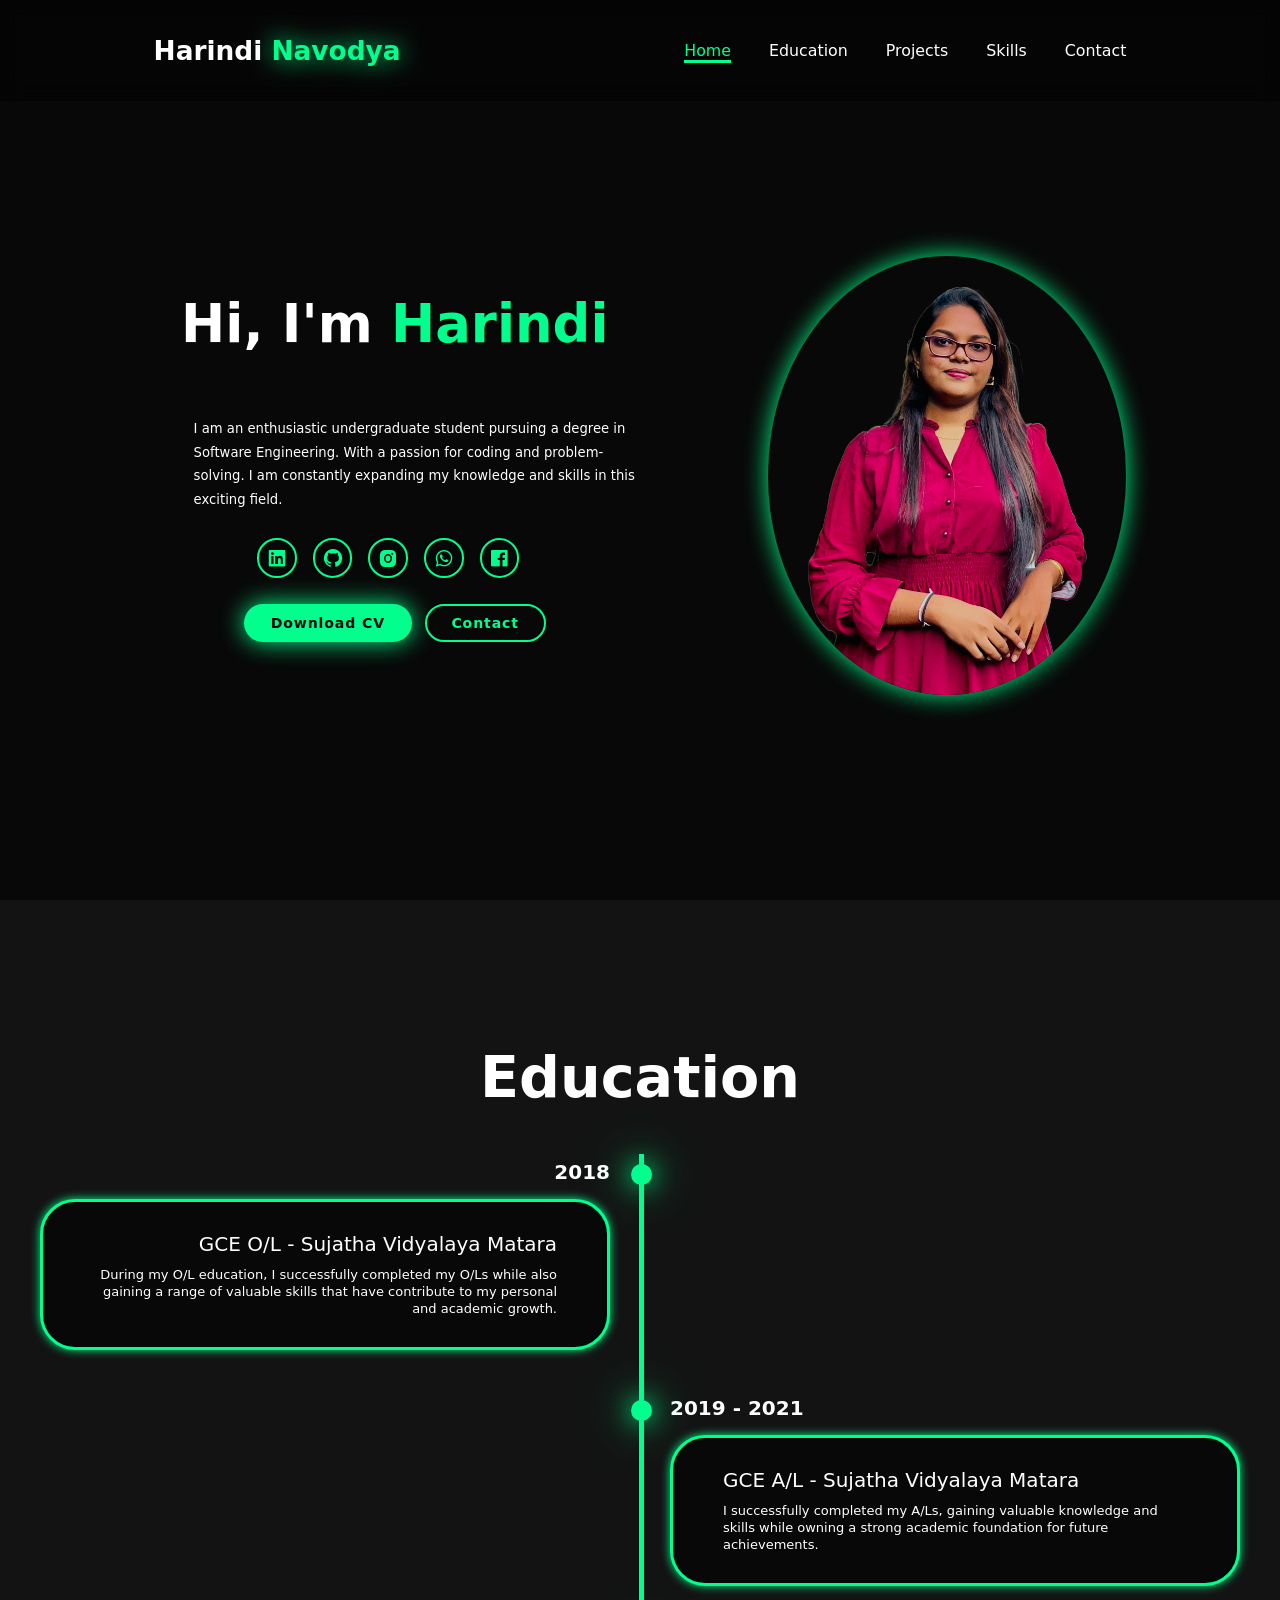
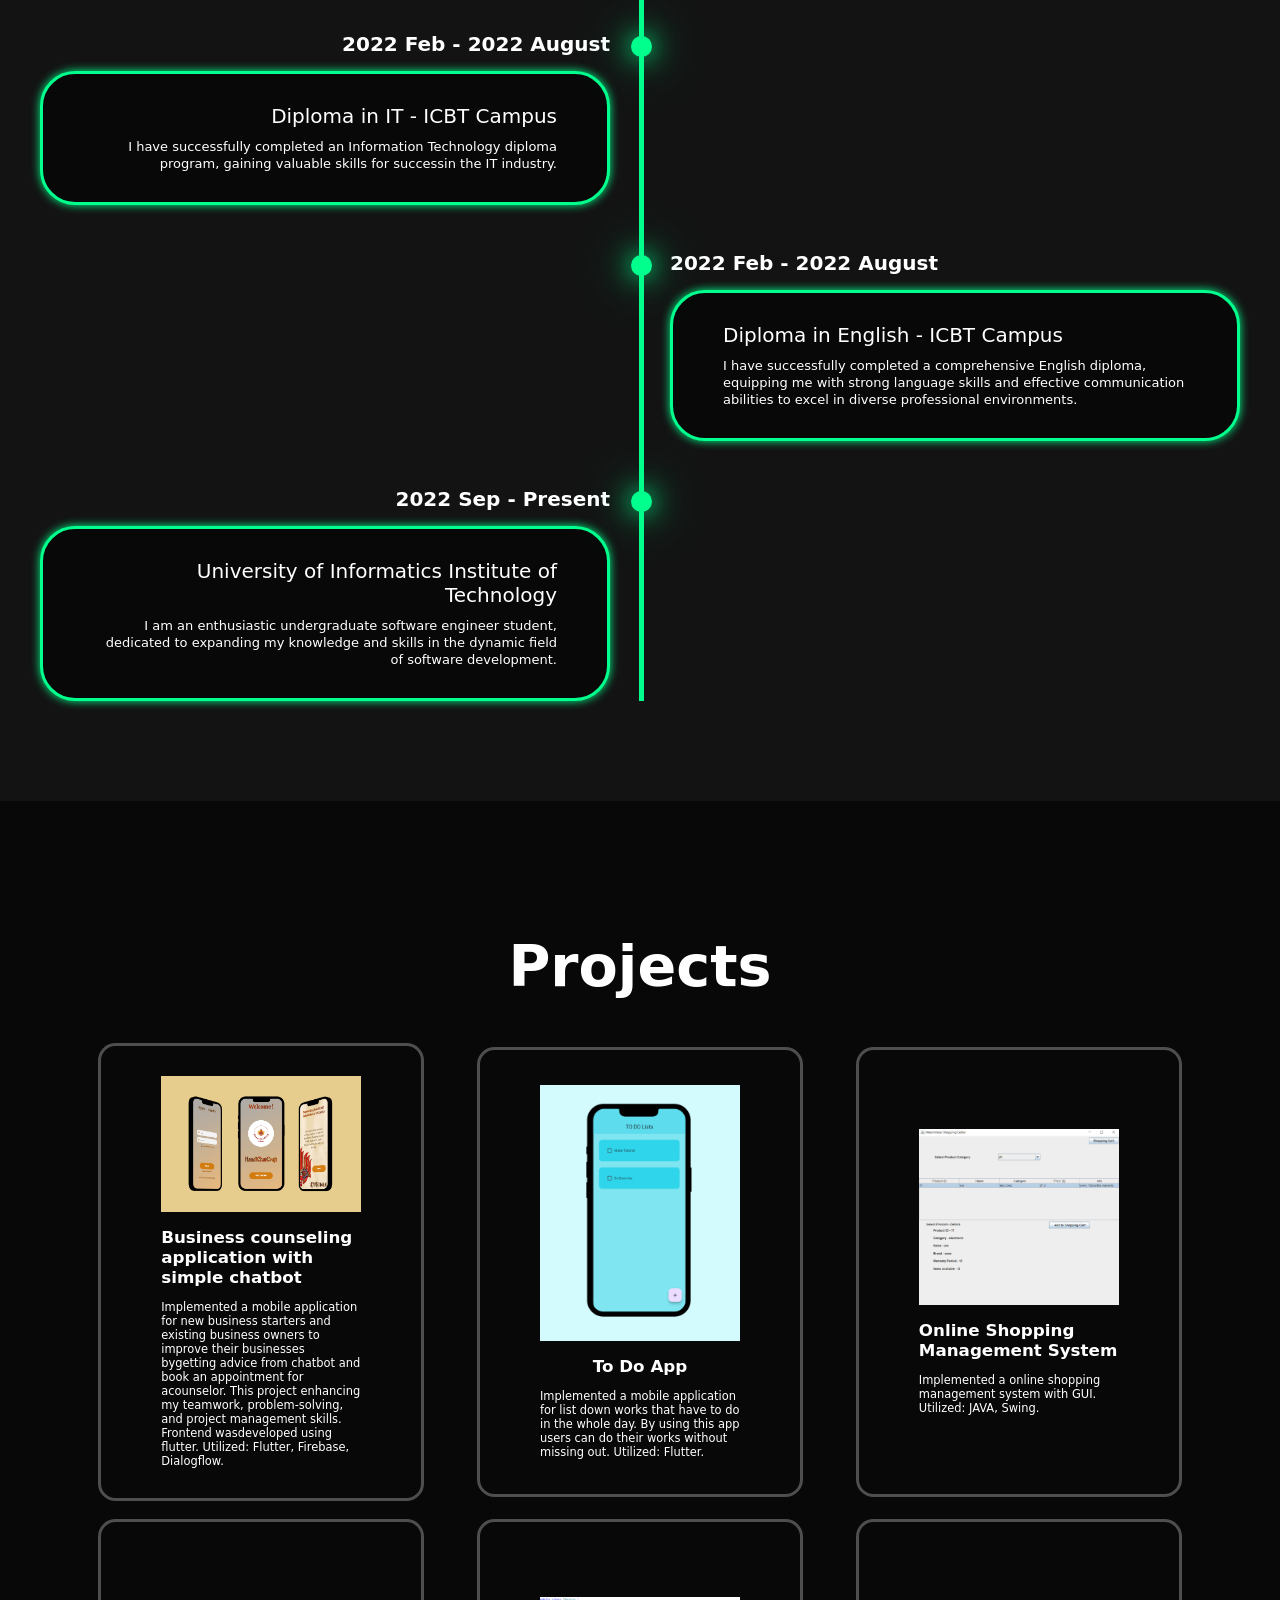
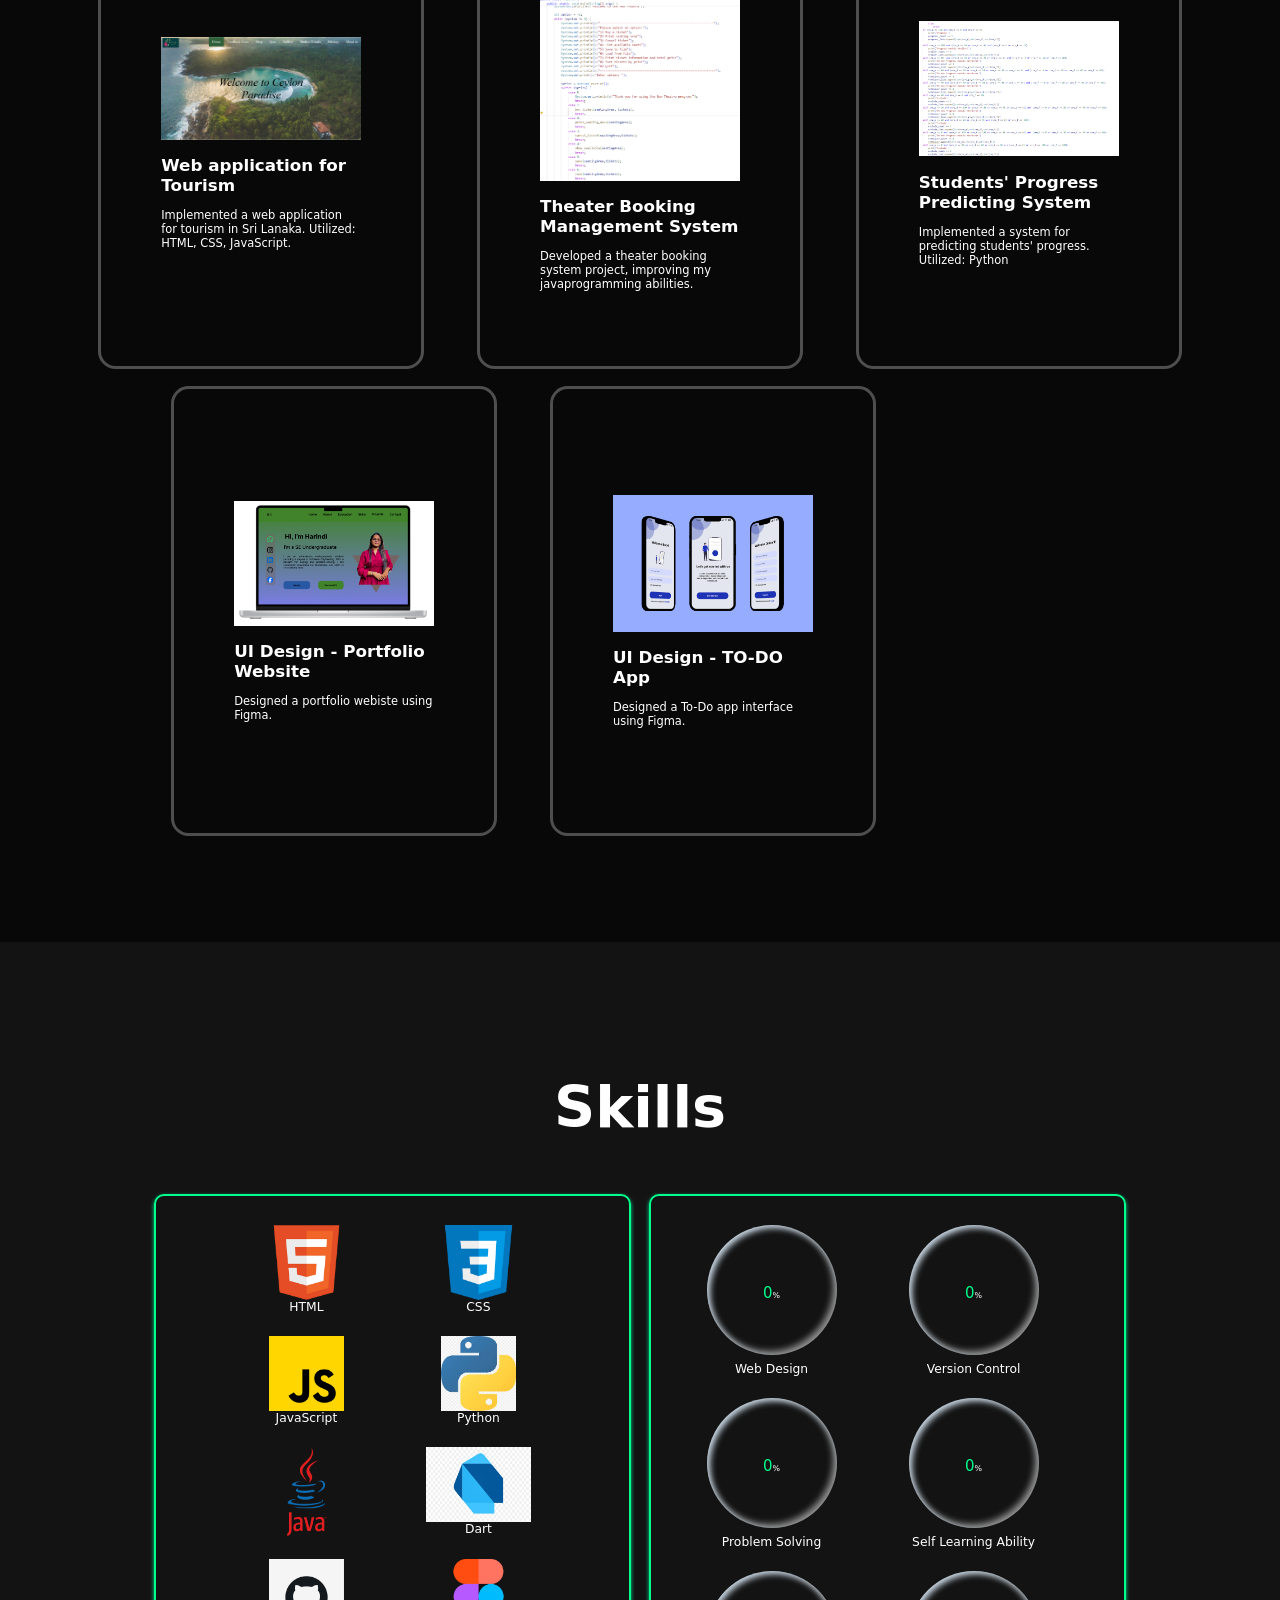
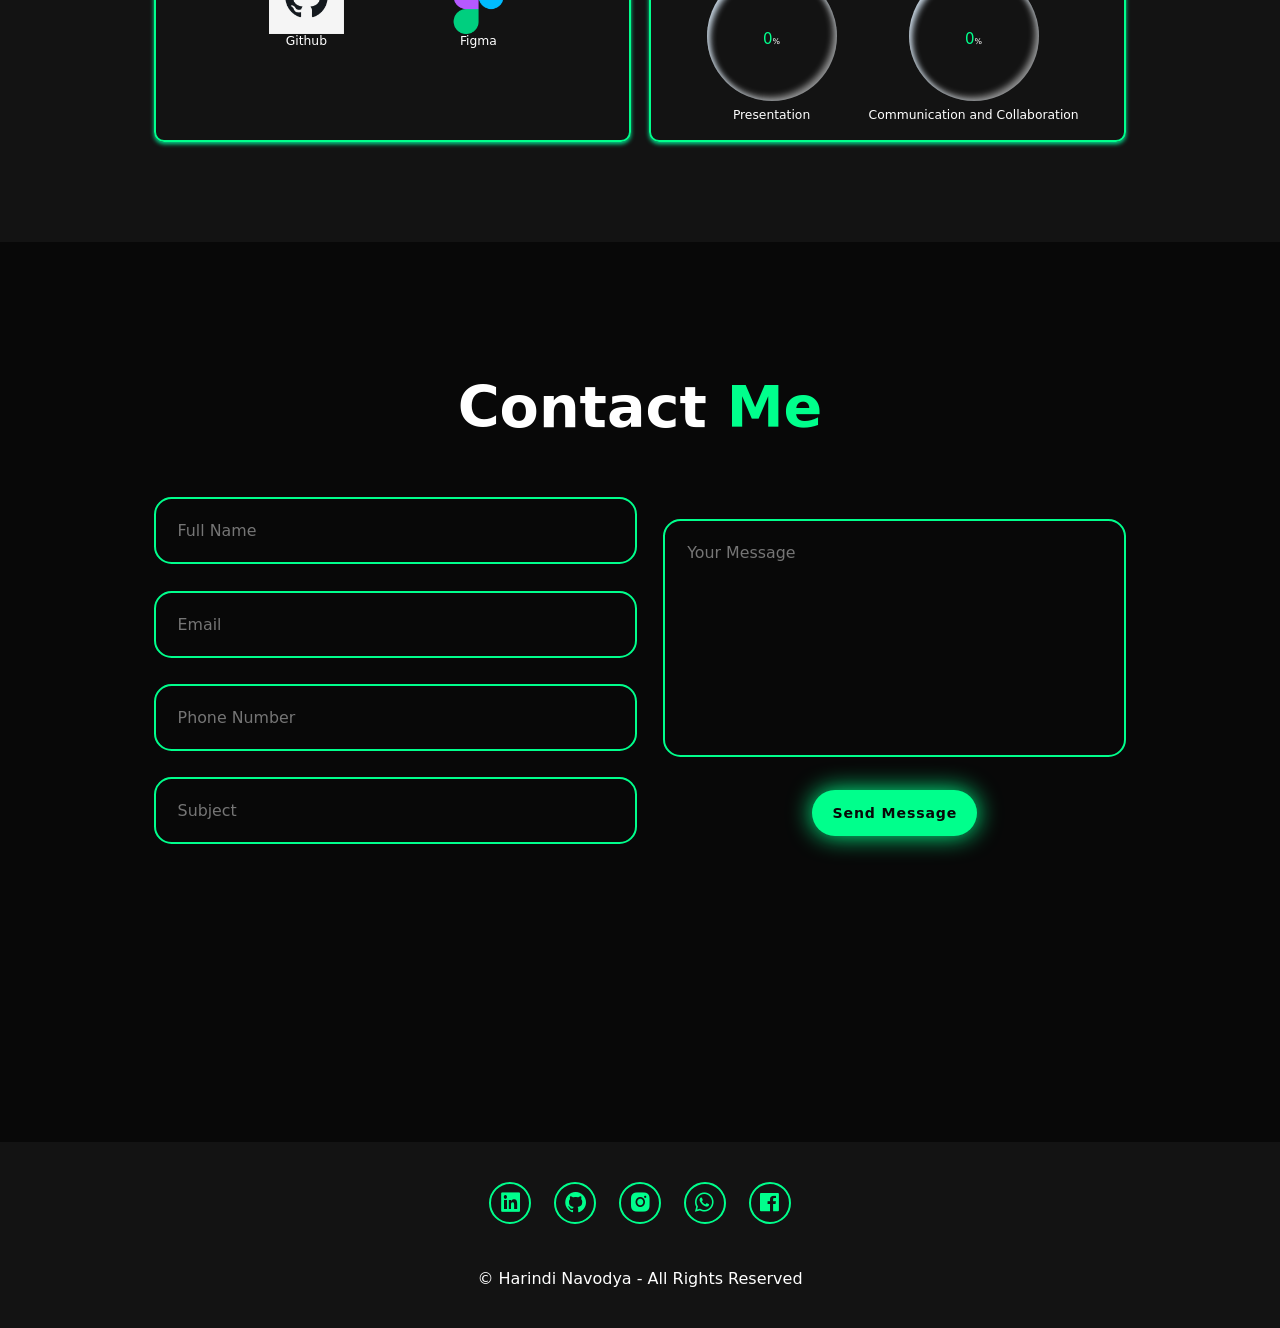
<file: index.html>
<!DOCTYPE html>
<html lang="en">

<head>
    <meta charset="UTF-8">
    <meta name="viewport" content="width=device-width, initial-scale=1.0">
    <link rel="stylesheet" href="style.css">
    <link href='https://unpkg.com/boxicons@2.1.4/css/boxicons.min.css' rel='stylesheet'>
    <title>Protfolio Website</title>
</head>

<body>

    <!-- Header Section -->

    <header class="header">
        <a href="#home" class="logo">Harindi
            <span>Navodya</span>
        </a>
        
        <i class='bx bx-menu' id="menu-icon"></i>

        <nav class="navbar">
            <a href="#home" class="">Home</a>
            <a href="#education" class="">Education</a>
            
            <a href="#testimonials" class="">Projects</a>
            <a href="#skills" class="">Skills</a>
            <a href="#contact" class="">Contact</a>
        </nav>
    </header>

    <!-- Home Section -->

    <section class="home" id="home">
        <div class="home-content">
            <h1>Hi, I'm <span>Harindi</span></h1>
            <h3 class="text-animation"><span></span></h3>
            <p>I am an enthusiastic undergraduate student pursuing a degree in Software Engineering. With a passion for coding and problem-solving. I am constantly expanding my knowledge and skills in this exciting field.</p>

            <div class="social-icons">
                <a href="
                https://www.linkedin.com/in/harindi-navodya-b838a6252/
                "><i class='bx bxl-linkedin-square'></i></a>
                <a href="https://github.com/HarindiNavodya"><i class='bx bxl-github'></i></a>
                <a href="#"><i class='bx bxl-instagram-alt'></i></a>
                <a href="https://Wa.me/+94771518542"><i class='bx bxl-whatsapp'></i></a>
                <a href="https://www.facebook.com/profile.php?id=100090031375258&mibextid=LQQJ4d"><i class='bx bxl-facebook-square'></i></a>
            </div>

            <div class="btn-group">
                <a href="new resume.pdf" class="btn">Download CV</a>
                <a href="mailto:harindi.20220541@iit.ac.lk" class="btn">Contact</a>
            </div>
        </div>
        <div class="home-img">
            <img src="file1.png" alt="Profile">
        </div>
    </section>

    <!-- Education Section -->

    <section id="education" class="education">
        <h2 class="heading">Education</h2>
        <div class="timeline-items">
            <div class="timeline-item">
                <div class="timeline-dot"></div>
                <div class="timeline-date">2018</div>
                <div class="timeline-content">
                    <h3>GCE O/L - Sujatha Vidyalaya Matara</h3>
                    <p>During my O/L education, I successfully completed my O/Ls while also gaining a range of valuable skills that have contribute to my personal and academic growth.</p>
                </div>
            </div>

            <div class="timeline-item">
                <div class="timeline-dot"></div>
                <div class="timeline-date">2019 - 2021</div>
                <div class="timeline-content">
                    <h3>GCE A/L - Sujatha Vidyalaya Matara</h3>
                    <p>I successfully completed my A/Ls, gaining valuable knowledge and skills while owning a strong academic foundation for future achievements.</p>
                </div>
            </div>

            <div class="timeline-item">
                <div class="timeline-dot"></div>
                <div class="timeline-date">2022 Feb - 2022 August</div>
                <div class="timeline-content">
                    <h3>Diploma in IT - ICBT Campus</h3>
                    <p>I have successfully completed an Information Technology diploma program, gaining valuable skills for successin the IT industry.</p>
                </div>
            </div>

            <div class="timeline-item">
                <div class="timeline-dot"></div>
                <div class="timeline-date">2022 Feb - 2022 August</div>
                <div class="timeline-content">
                    <h3>Diploma in English - ICBT Campus</h3>
                    <p>I have successfully completed a comprehensive English diploma, equipping me with strong language skills and effective communication abilities to excel in diverse professional environments.</p>
                </div>
            </div>

            <div class="timeline-item">
                <div class="timeline-dot"></div>
                <div class="timeline-date">2022 Sep - Present</div>
                <div class="timeline-content">
                    <h3>University of Informatics Institute of Technology</h3>
                    <p>I am an enthusiastic undergraduate software engineer student, dedicated to expanding my knowledge and skills in the dynamic field of software development.</p>
                </div>
            </div>

        </div>
    </section>

    <!-- Services Section -->

    <!--<section id="services" class="services">
        <h2 class="heading">Services</h2>
        <div class="services-container">
            <div class="service-box">
                <div class="service-info">
                    <h4>UI Design</h4>
                    <p>Lorem ipsum dolor sit amet consectetur adipisicing elit. Dolorum magni sunt voluptates pariatur cumque. Alias dolor beatae molestias iure cum.
                </div>
            </div>
            <div class="service-box">
                <div class="service-info">
                    <h4>Frontend Development</h4>
                    <p>Lorem ipsum dolor sit amet consectetur adipisicing elit. Dolorum magni sunt voluptates pariatur cumque. Alias dolor beatae molestias iure cum.
                </div>
            </div>
            <div class="service-box">
                <div class="service-info">
                    <h4>Backend Development</h4>
                    <p>Lorem ipsum dolor sit amet consectetur adipisicing elit. Dolorum magni sunt voluptates pariatur cumque. Alias dolor beatae molestias iure cum.
                </div>
            </div>
            <div class="service-box">
                <div class="service-info">
                    <h4>Blockchain Development</h4>
                    <p>Lorem ipsum dolor sit amet consectetur adipisicing elit. Dolorum magni sunt voluptates pariatur cumque. Alias dolor beatae molestias iure cum.</p>
                </div>
            </div>
        </div>
    </section>-->

    <!-- Testimonials Section -->

<section id="testimonials" class="testimonials">
        <div class="testimonials-box">
            <h2 class="heading">Projects</h2>

            <div class="wrapper">
                <div class="testimonial-item">
                    <a href="https://github.com/kasunipalliyaguruge/HandiChatCraft">
                    <img src="img/4.png" alt=""></a>
                    <h2>Business counseling application with simple chatbot</h2>
                    <!--<div class="rating">
                        <i class='bx bxs-star' id="star"></i>
                        <i class='bx bxs-star' id="star"></i>
                        <i class='bx bxs-star' id="star"></i>
                        <i class='bx bxs-star' id="star"></i>
                        <i class='bx bxs-star' id="star"></i>
                    </div>-->
                    <p>Implemented a mobile application for new business starters and existing business owners to improve their businesses bygetting advice from chatbot and book an appointment for acounselor. This project enhancing my teamwork, problem-solving, and project management skills. Frontend wasdeveloped using flutter. Utilized: Flutter, Firebase, Dialogflow.</p>
                </div>

                <div class="testimonial-item">
                    <a href="https://github.com/HarindiNavodya/To-Do-App">
                    <img src="img/5.png" alt=""></a>
                    <h2>To Do App</h2>
                    
                    <p>Implemented a mobile application for list down works that have to do in the whole day. By using this app users can do their works without missing out. Utilized: Flutter.</p>
                </div>

                <div class="testimonial-item">
                    <a href="https://github.com/HarindiNavodya/Online-Shopping-Management-System">
                    <img src="img/11.png" alt=""></a>
                    <h2>Online Shopping Management System</h2>
                   
                    <p>Implemented a online shopping management system with GUI. Utilized: JAVA, Swing.</p>
                </div>
            </div>

            <div class="wrapper">
                <div class="testimonial-item">
                    <a href="https://github.com/HarindiNavodya/Tourism_website">
                    <img src="img/10.png" alt=""></a>
                    <h2>Web application for Tourism</h2>
                    <p>Implemented a web application for tourism in Sri Lanaka. Utilized: HTML, CSS, JavaScript.</p>
                </div>

                <div class="testimonial-item">
                    <a href="https://github.com/HarindiNavodya/Theater-Booking-Management-System">
                    <img src="img/7.png" alt=""></a>
                    <h2>Theater Booking Management System</h2>
                    
                    <p>Developed a theater booking system project, improving my javaprogramming abilities.</p>
                </div>

                <div class="testimonial-item">
                    <a href="https://github.com/HarindiNavodya/Students-Progress-Predicting-System">
                    <img src="img/6.png" alt=""></a>
                    <h2>Students' Progress Predicting System</h2>
                    
                    <p>Implemented a system for predicting students' progress. Utilized: Python</p>
                </div>
            </div>

            <div class="wrapper">
                <div class="testimonial-item">
                    <a href="https://www.figma.com/design/Hpzon83dKnTcnHs75RCmDN/first-design?node-id=0%3A1&t=eBJ4YdFfzveZy2Ls-1">
                    <img src="img/8.png" alt=""></a>
                    <h2>UI Design - Portfolio Website</h2>
                    <p>Designed a portfolio webiste using Figma.</p>
                </div>

                <div class="testimonial-item">
                    <a href="https://www.figma.com/design/27vKXsHTHMxTH5fF6LNh4Y/Second-Project?node-id=0%3A1&t=42uvsUwPlifiPTNC-1">
                    <img src="img/9.png" alt=""></a>
                    <h2>UI Design - TO-DO App</h2>
                    
                    <p>Designed a To-Do app interface using Figma.</p>
                </div>

                <!--<div class="testimonial-item">
                    <a href="https://github.com/Harindi-Navodya/HN_Portfolio.io"></a>
                    <img src="img/6.png" alt=""></a>
                    <h2>Students' Progress Predicting System</h2>
                    
                    <p>Implemented a system for predicting students' progress. Utilized: Python</p>
                </div>-->
            </div>
        </div>
    </section>
    

    <section class="down-box" id="skills">

        <div class="main-text">
            <h2 class="heading">Skills</h2>
            
        </div><br>
        <div class="contactSkills">
            <div class="skills">
                <div class="container">
                    <div class="skillBox">
                        <br><br>
                        <div class="skill-wrap">
                            <div class="skill">
                                <div class="outer-circle" >
                                    <img src="img/html.png" alt="html" width="75px" height="75px">
                                    <!--<div class="inner-circle">
                                        <svg xmlns="http://www.w3.org/2000/svg" version="1.1" width="180px" height="180px">
                                            <defs>
                                                <linearGradient id="GradientColor">
                                                <stop offset="0%" stop-color="#e91e63" />
                                                <stop offset="100%" stop-color="#673ab7" />
                                                </linearGradient>
                                            </defs>
                                                <circle cx="85" cy="85" r="75" stroke-linecap="round" />
                                       </svg>
                                       <h2 class="counter">
                                        <span data-target="89">0</span>%
                                       </h2>
                                    </div>-->
                                </div>
                                <div class="sk-title" style="font-size: 1.4rem;">
                                    HTML
                                </div>
                            </div>

                            <div class="skill">
                                <div class="outer-circle" >
                                    <img src="img/css.png" alt="css" width="75px" height="75px">
                                    
                                    <!--<div class="inner-circle">
                                        <svg xmlns="http://www.w3.org/2000/svg" version="1.1" width="180px" height="180px">
                                            <defs>
                                                <linearGradient id="GradientColor">
                                                <stop offset="0%" stop-color="#e91e63" />
                                                <stop offset="100%" stop-color="#673ab7" />
                                                </linearGradient>
                                            </defs>
                                                <circle cx="85" cy="85" r="75" stroke-linecap="round" />
                                       </svg>
                                       <h2 class="counter">
                                        <span data-target="47">0</span>%
                                       </h2>
                                    </div>-->
                                </div>
                                <div class="sk-title" style="font-size: 1.4rem;">
                                    CSS
                                </div>
                            </div>


                            <div class="skill">
                                <div class="outer-circle" >
                                    <img src="img/javascript.png" alt="JavaScript" width="75px" height="75px">
                                    
                                </div>
                                <div class="sk-title" style="font-size: 1.4rem;">
                                    JavaScript
                                </div>
                            </div>


                            <div class="skill">
                                <div class="outer-circle" >
                                    <img src="img/python.jpeg" alt="html" width="75px" height="75px">
                                    
                                </div>
                                <div class="sk-title" style="font-size: 1.4rem;">
                                    Python
                                </div>
                            </div>

                            <div class="skill">
                                <div class="outer-circle" >
                                    <img src="img/java.png" alt="html" width="135px" height="90px">
                                    
                                </div>
                                
                            </div>

                            <div class="skill">
                                <div class="outer-circle" >
                                    <img src="img/dart.png" alt="html" width="105px" height="75px">
                                    
                                </div>
                                <div class="sk-title" style="font-size: 1.4rem;">
                                    Dart
                                </div>
                            </div>

                            <div class="skill">
                                <div class="outer-circle" >
                                    <img src="img/github.png" alt="html" width="75px" height="75px">
                                    
                                </div>
                                <div class="sk-title" style="font-size: 1.4rem;">
                                    Github
                                </div>
                            </div>

                            <div class="skill">
                                <div class="outer-circle" >
                                    <img src="img/Figma.png" alt="html" width="75px" height="75px">
                                    
                                </div>
                                <div class="sk-title" style="font-size: 1.4rem;">
                                    Figma
                                </div>
                            </div>
                        </div>
                        <!--<div class="skills-box">
                            <div class="skills-content">
                                <div class="content1">
                                    <div class="container1" style="box-shadow: 2px 2px 5px rgb(255, 81, 0);">
                                        <img src="img/html.png" alt="html" width="100px" height="100px">
                                        <p>HTML</p>
                                    </div>
                                    <div class="container1" style="box-shadow: 2px 2px 5px rgb(0, 145, 255);">
                                        <img src="img/css.png" alt="html" width="100px" height="100px">
                                        <p>CSS</p>
                                    </div>
                                    <div class="container2">
                                        <img src="img/javascript.png" alt="html" width="100px" height="100px">
                                        <p>Javascript</p>
                                    </div>
                                </div>

                                <div class="content1">
                                    <div class="container1" style="box-shadow: 2px 2px 5px rgb(51, 255, 0);">
                                        <img src="img/Figma.png" alt="html" width="100px" height="100px">
                                        <p>Figma</p>
                                    </div>
                                    <div class="container1">
                                        <img src="img/html.png" alt="html" width="100px" height="100px">
                                        <p>Python</p>
                                    </div>
                                    <div class="container1">
                                        <img src="img/html.png" alt="html" width="100px" height="100px">
                                        <p>PHP</p>
                                    </div>
                                </div>
                            </div>
                        </div>-->
                    </div>
                </div>
            </div>
            <!--<div class="skills">
                <div class="container">
                    <div class="skillBox">
                        <div class="skills-column">
                            <div class="main-text">
                            <h2 class="heading">Professional Skills</h2>
                            <span>Let Me Help you</span>
                            </div>
                            <div class="skills-box">
                                <div class="skills-content">
                                    <div class="progress">
                                        <h3 style="font-size: 1rem;font-weight: 500;">HTML <span>90%</span></h3>
                                        <div class="bar"><span></span></div>

                                    </div>

                                    <div class="progress">
                                        <h3 style="font-size: 1rem;font-weight: 500;">CSS <span>80%</span></h3>
                                        <div class="bar"><span></span></div>

                                    </div>

                                    <div class="progress">
                                        <h3 style="font-size: 1rem;font-weight: 500;">JavaScript <span>50%</span></h3>
                                        <div class="bar"><span></span></div>

                                    </div>

                                    <div class="progress">
                                        <h3 style="font-size: 1rem;font-weight: 500;">Python <span>80%</span></h3>
                                        <div class="bar"><span></span></div>

                                    </div>

                                    

                                </div>

                            </div>
                        
                        </div>
                    </div>
                </div>
            </div>-->
            <div class="skills">
                <div class="container">
                    <div class="skillBox">
                        <br><br>
                        <div class="skill-wrap">
                            <div class="skill">
                                <div class="outer-circle">
                                    <div class="inner-circle">
                                        <svg xmlns="http://www.w3.org/2000/svg" version="1.1" width="180px" height="180px">
                                            <defs>
                                                <linearGradient id="GradientColor">
                                                <stop offset="0%" stop-color="#e91e63" />
                                                <stop offset="100%" stop-color="#673ab7" />
                                                </linearGradient>
                                            </defs>
                                                <circle cx="85" cy="85" r="75" stroke-linecap="round" />
                                       </svg>
                                       <h2 class="counter">
                                        <span data-target="85">0</span>%
                                       </h2>
                                    </div>
                                </div>
                                <div class="sk-title" style="font-size: 1.4rem;">
                                    Web Design
                                </div>
                            </div>

                            <div class="skill">
                                <div class="outer-circle">
                                    <div class="inner-circle">
                                        <svg xmlns="http://www.w3.org/2000/svg" version="1.1" width="180px" height="180px">
                                            <defs>
                                                <linearGradient id="GradientColor">
                                                <stop offset="0%" stop-color="#e91e63" />
                                                <stop offset="100%" stop-color="#673ab7" />
                                                </linearGradient>
                                            </defs>
                                                <circle cx="85" cy="85" r="75" stroke-linecap="round" />
                                       </svg>
                                       <h2 class="counter">
                                        <span data-target="81">0</span>%
                                       </h2>
                                    </div>
                                </div>
                                <div class="sk-title" style="font-size: 1.4rem;">
                                    Version Control
                                </div>
                            </div>


                            <div class="skill">
                                <div class="outer-circle">
                                    <div class="inner-circle">
                                        <svg xmlns="http://www.w3.org/2000/svg" version="1.1" width="180px" height="180px">
                                            <defs>
                                                <linearGradient id="GradientColor">
                                                <stop offset="0%" stop-color="#e91e63" />
                                                <stop offset="100%" stop-color="#673ab7" />
                                                </linearGradient>
                                            </defs>
                                                <circle cx="85" cy="85" r="75" stroke-linecap="round" />
                                       </svg>
                                       <h2 class="counter">
                                        <span data-target="79">0</span>%
                                       </h2>
                                    </div>
                                </div>
                                <div class="sk-title" style="font-size: 1.4rem;">
                                    Problem Solving
                                </div>
                            </div>


                            <div class="skill">
                                <div class="outer-circle">
                                    <div class="inner-circle">
                                        <svg xmlns="http://www.w3.org/2000/svg" version="1.1" width="180px" height="180px">
                                            <defs>
                                                <linearGradient id="GradientColor">
                                                <stop offset="0%" stop-color="#e91e63" />
                                                <stop offset="100%" stop-color="#673ab7" />
                                                </linearGradient>
                                            </defs>
                                                <circle cx="85" cy="85" r="75" stroke-linecap="round" />
                                       </svg>
                                       <h2 class="counter">
                                        <span data-target="80">0</span>%
                                       </h2>
                                    </div>
                                </div>
                                <div class="sk-title" style="font-size: 1.4rem;">
                                    Self Learning Ability
                                </div>
                            </div>

                            <div class="skill">
                                <div class="outer-circle">
                                    <div class="inner-circle">
                                        <svg xmlns="http://www.w3.org/2000/svg" version="1.1" width="180px" height="180px">
                                            <defs>
                                                <linearGradient id="GradientColor">
                                                <stop offset="0%" stop-color="#e91e63" />
                                                <stop offset="100%" stop-color="#673ab7" />
                                                </linearGradient>
                                            </defs>
                                                <circle cx="85" cy="85" r="75" stroke-linecap="round" />
                                       </svg>
                                       <h2 class="counter">
                                        <span data-target="75">0</span>%
                                       </h2>
                                    </div>
                                </div>
                                <div class="sk-title" style="font-size: 1.4rem;">
                                    Presentation
                                </div>
                            </div>

                            <div class="skill">
                                <div class="outer-circle">
                                    <div class="inner-circle">
                                        <svg xmlns="http://www.w3.org/2000/svg" version="1.1" width="180px" height="180px">
                                            <defs>
                                                <linearGradient id="GradientColor">
                                                <stop offset="0%" stop-color="#e91e63" />
                                                <stop offset="100%" stop-color="#673ab7" />
                                                </linearGradient>
                                            </defs>
                                                <circle cx="85" cy="85" r="75" stroke-linecap="round" />
                                       </svg>
                                       <h2 class="counter">
                                        <span data-target="76">0</span>%
                                       </h2>
                                    </div>
                                </div>
                                <div class="sk-title" style="font-size: 1.4rem;">
                                    Communication and Collaboration
                                </div>
                            </div>
                        </div>
                    </div>
                </div>
            </div>
        </div>
    </section>

    <!-- Contact Section -->

    <section id="contact" class="contact">
        <h2 class="heading">Contact <span>Me</span></h2>
        <form action="">
            <div class="input-group">
                <div class="input-box">
                    <input type="text" placeholder="Full Name">
                    <input type="email" placeholder="Email">
                </div>

                <div class="input-box">
                    <input type="number" placeholder="Phone Number">
                    <input type="text" placeholder="Subject">
                </div>
            </div>

            <div class="input-group-2">
                <textarea name="" id="" cols="30" rows="10" placeholder="Your Message"></textarea>
                <input type="submit" value="Send Message" class="btn">
            </div>
        </form>
    </section>

    <!-- Footer Section -->

    <footer class="footer">
        <div class="social">
            <a href="https://www.linkedin.com/in/harindi-navodya-b838a6252/"><i class='bx bxl-linkedin-square'></i></a>
            <a href="https://github.com/HarindiNavodya"><i class='bx bxl-github'></i></a>
            <a href="#"><i class='bx bxl-instagram-alt'></i></a>
            <a href="https://Wa.me/+94771518542"><i class='bx bxl-whatsapp'></i></a>
            <a href="https://www.facebook.com/profile.php?id=100090031375258&mibextid=LQQJ4d"><i class='bx bxl-facebook-square'></i></a>
        </div>

        <p class="copyright">
            © Harindi Navodya - All Rights Reserved
        </p>
    </footer>

    <script src="script.js"></script>
</body>

</html>
</file>
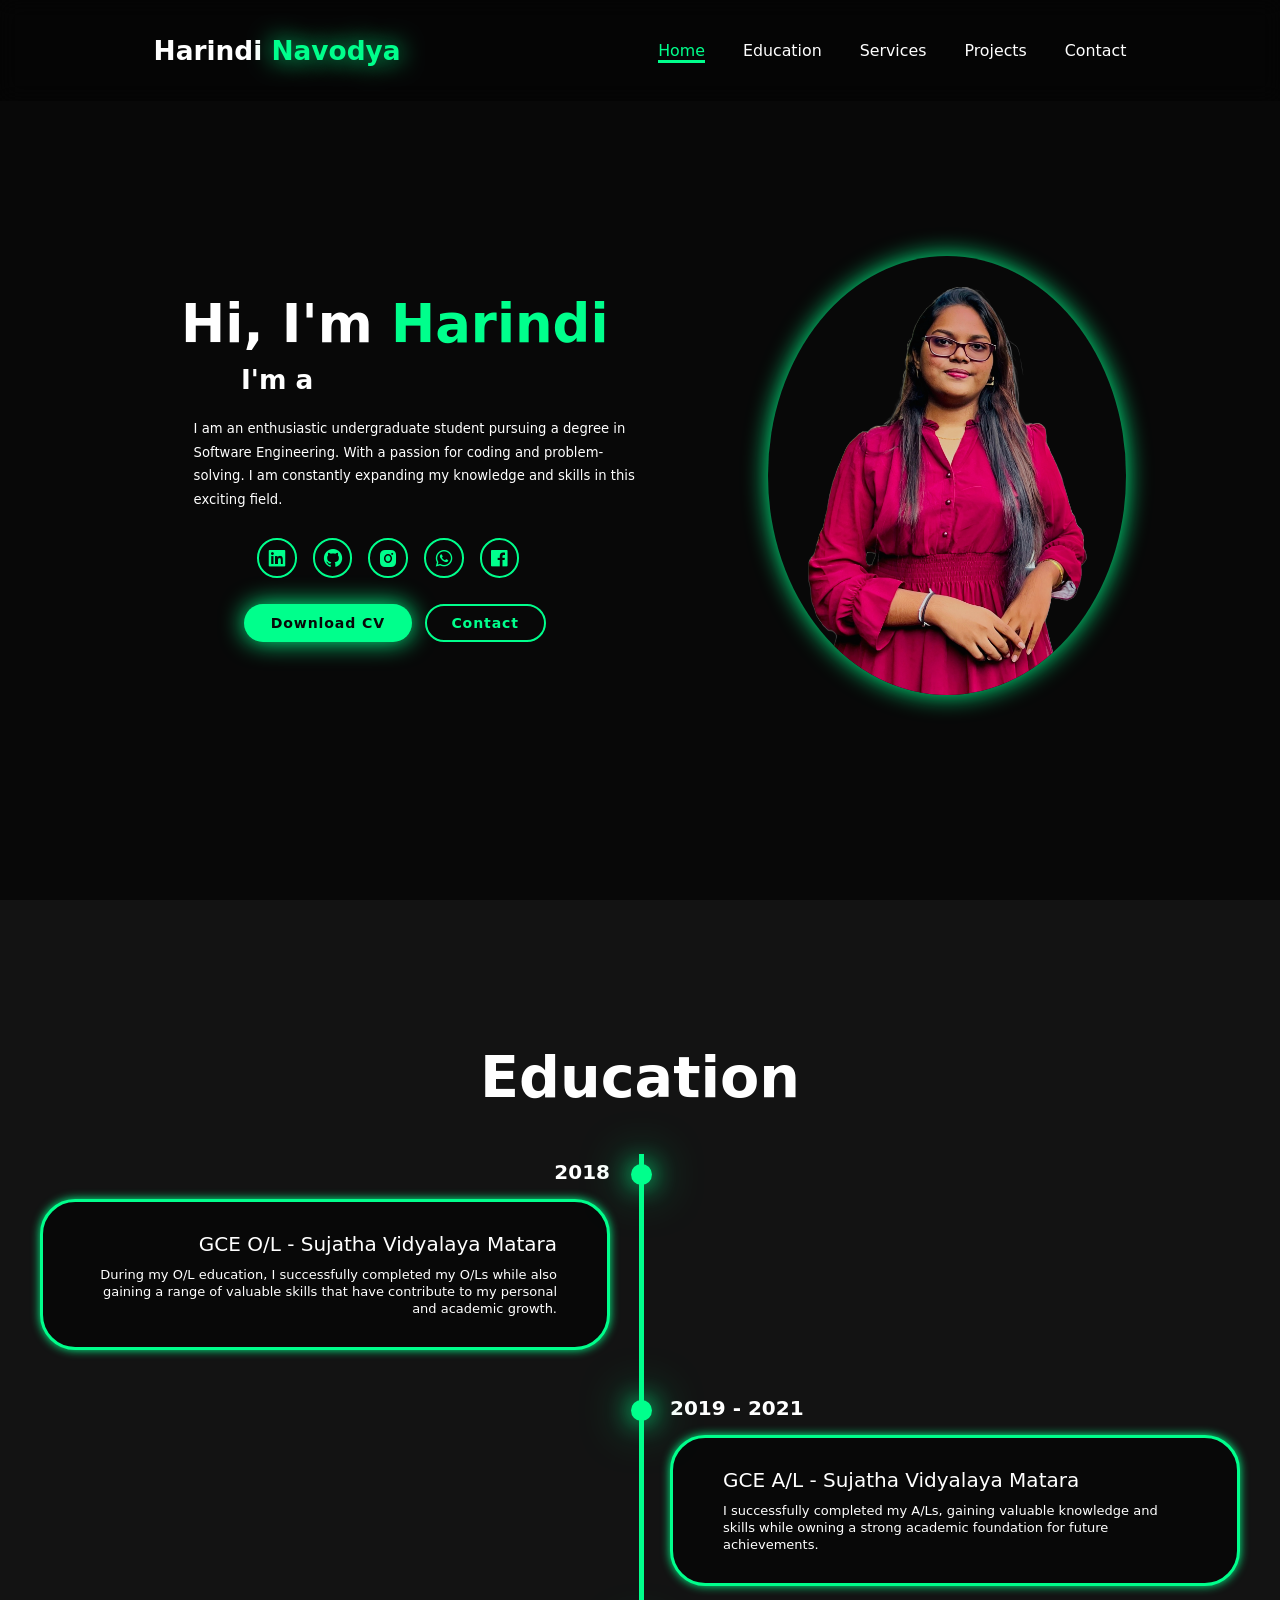
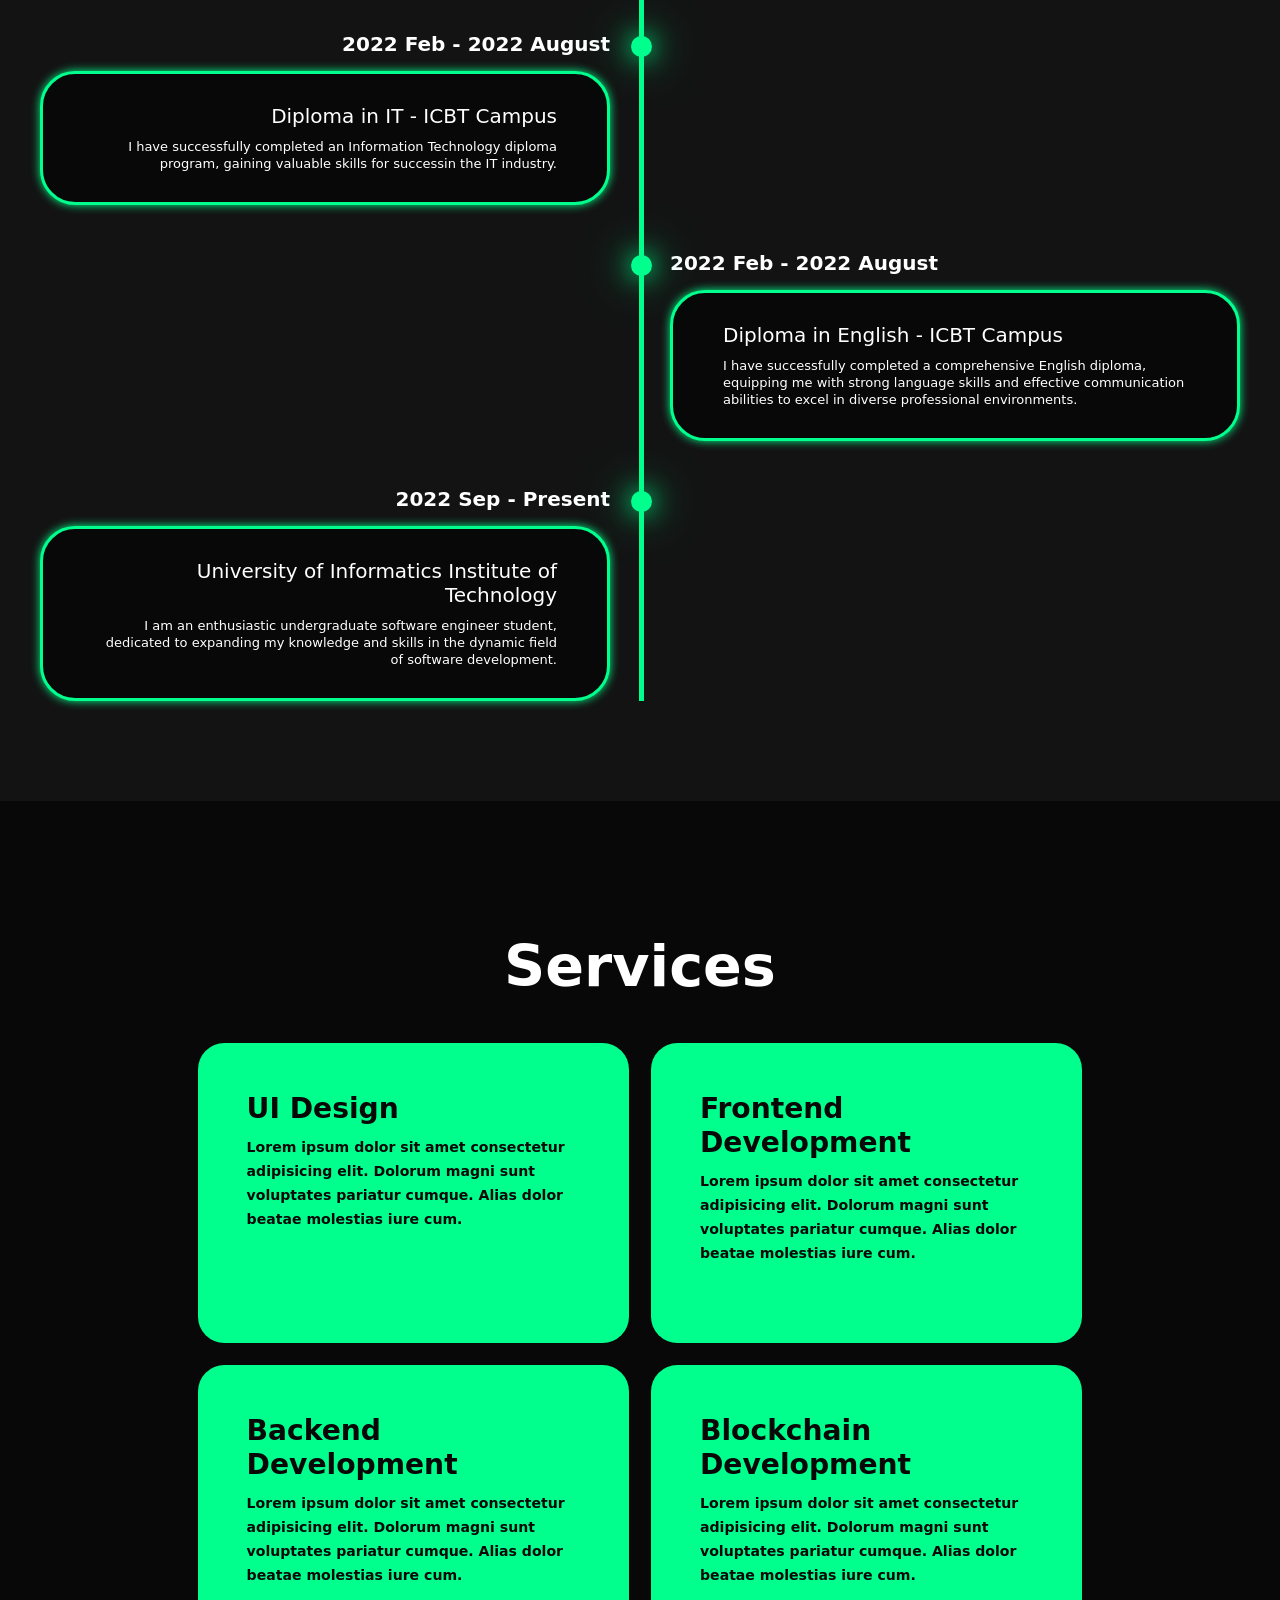
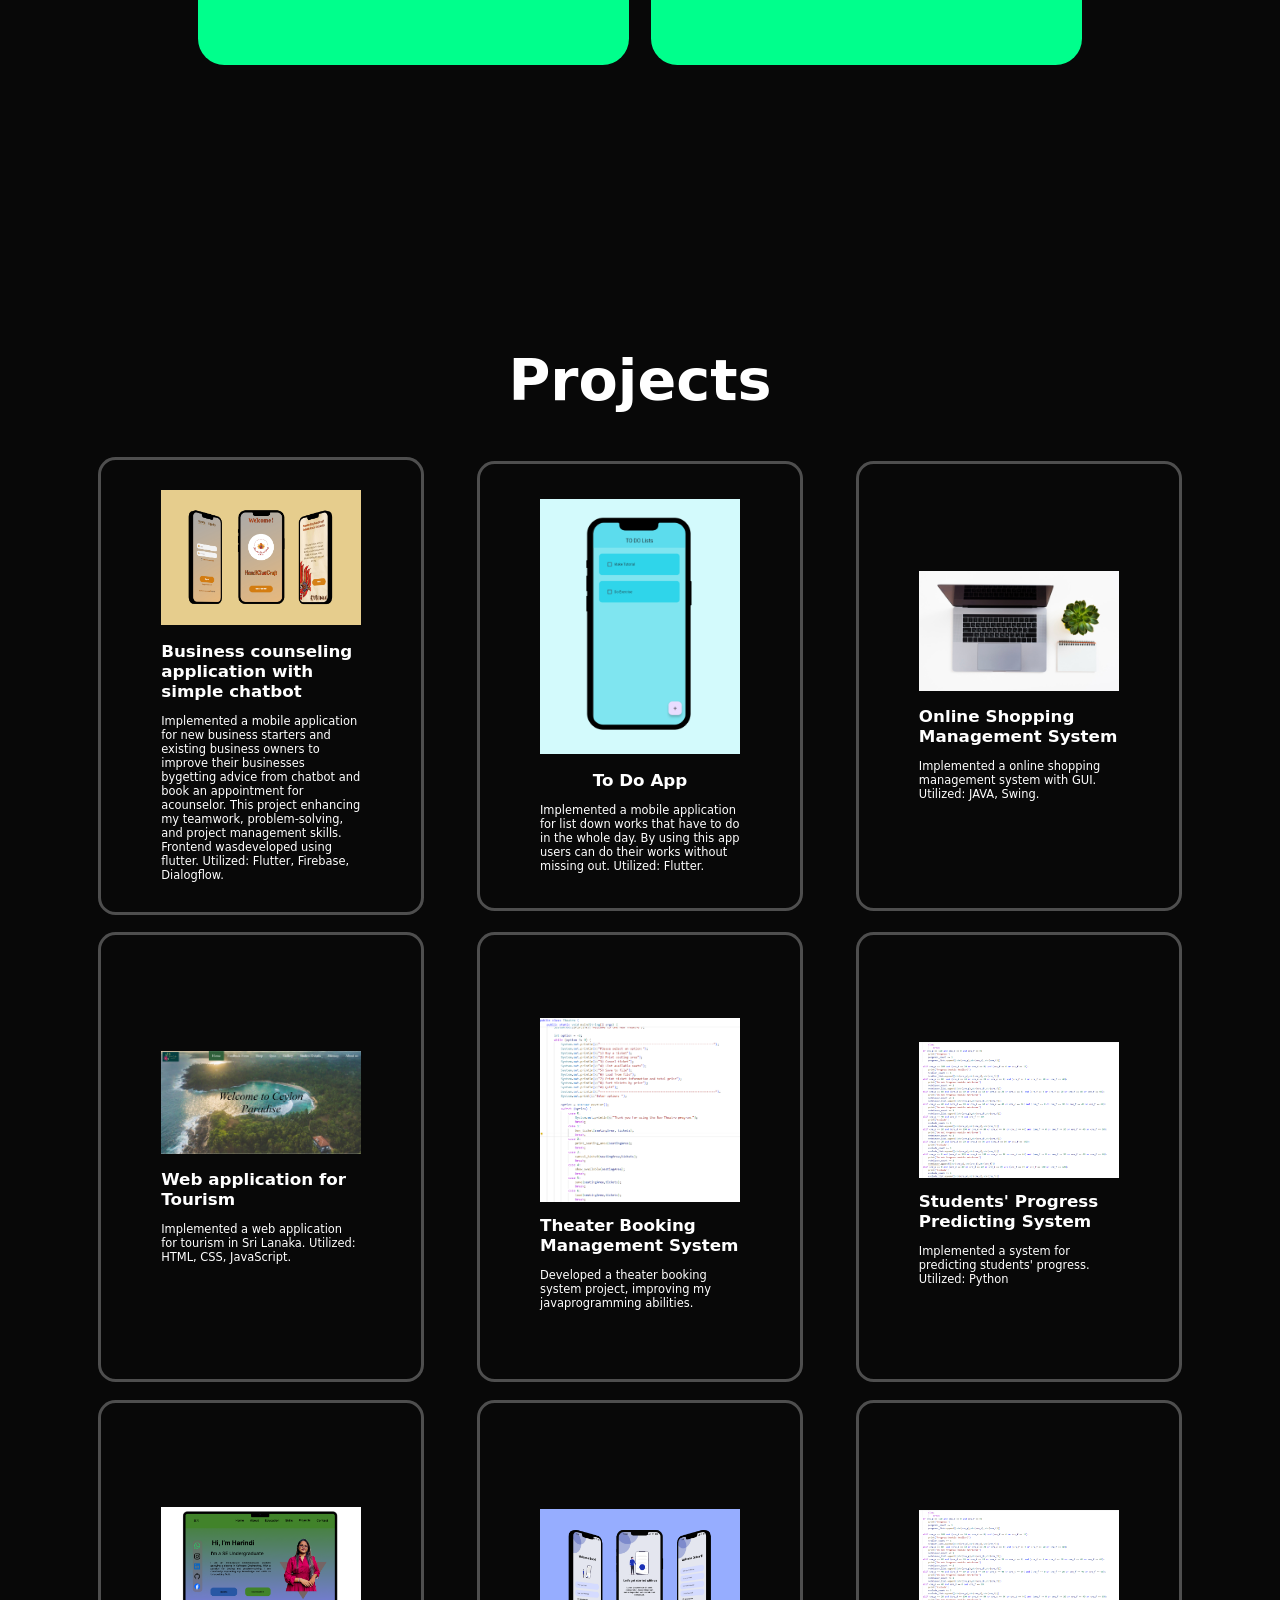
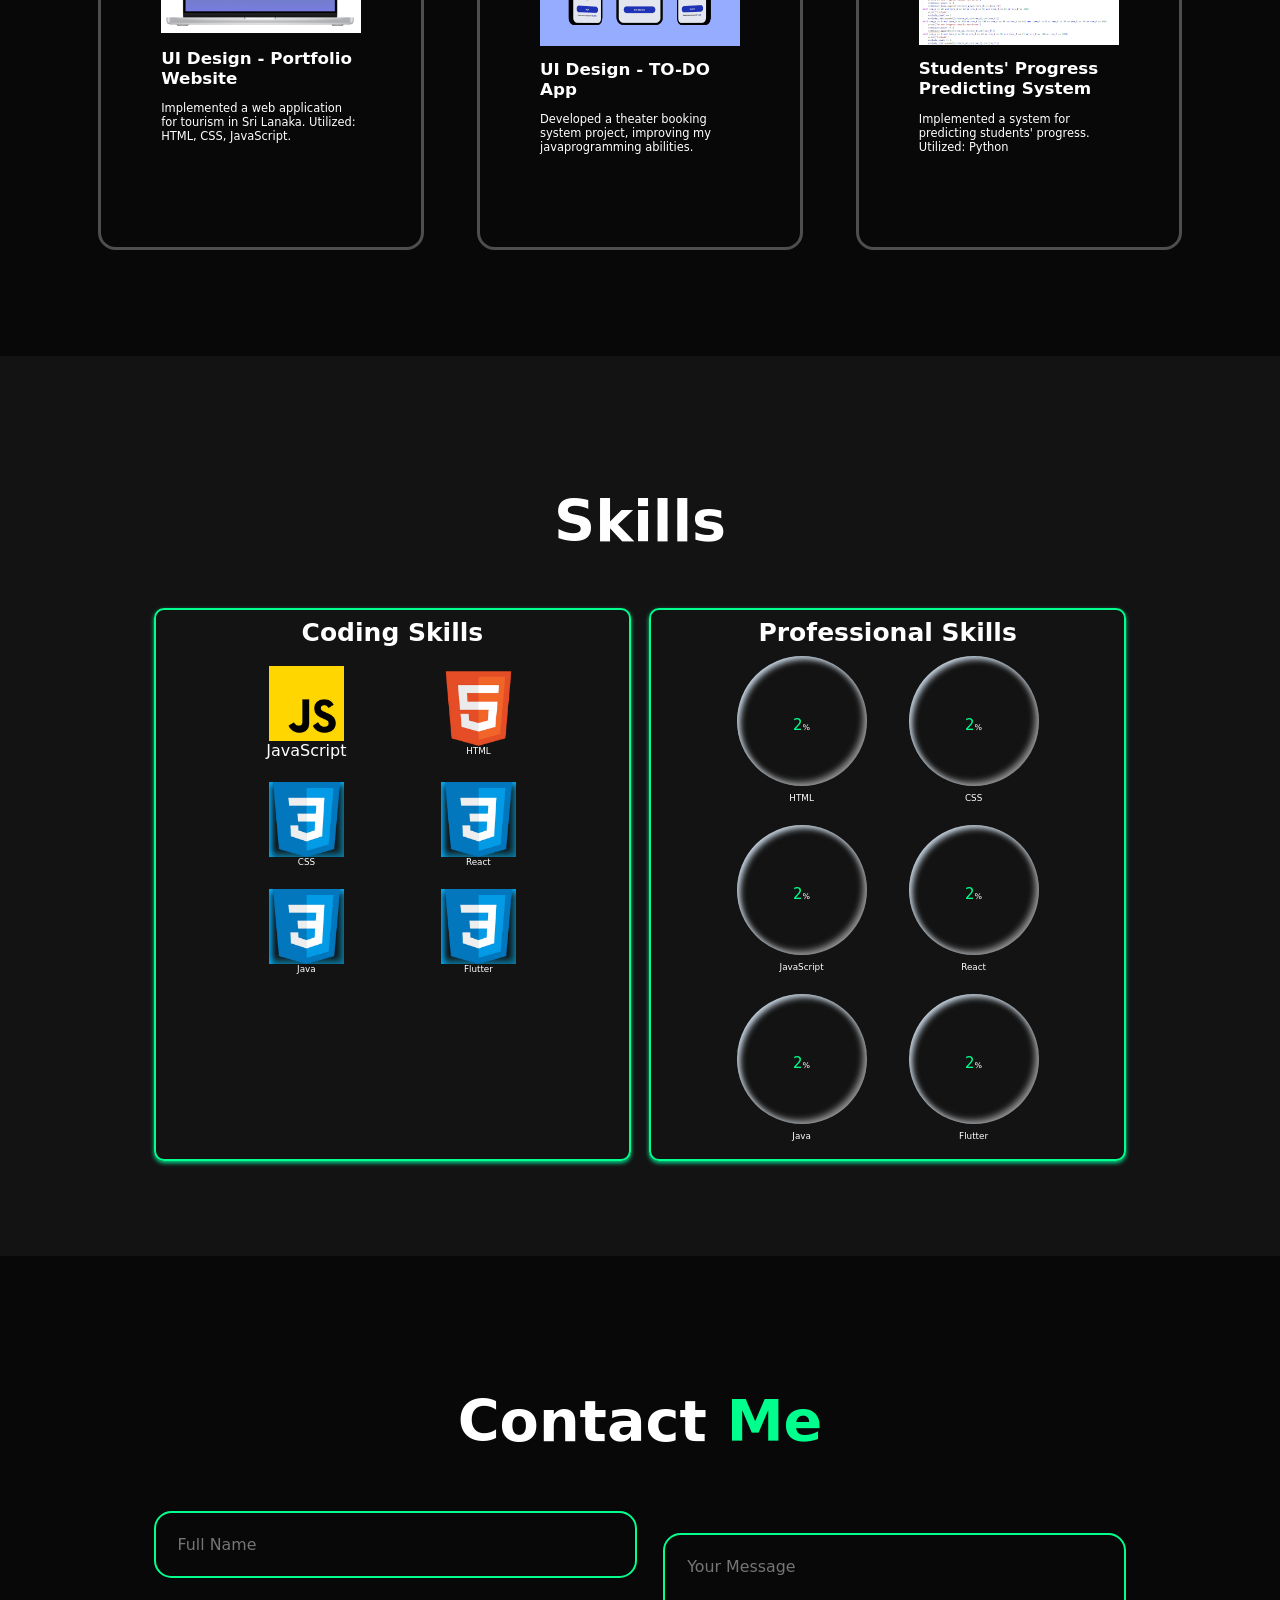
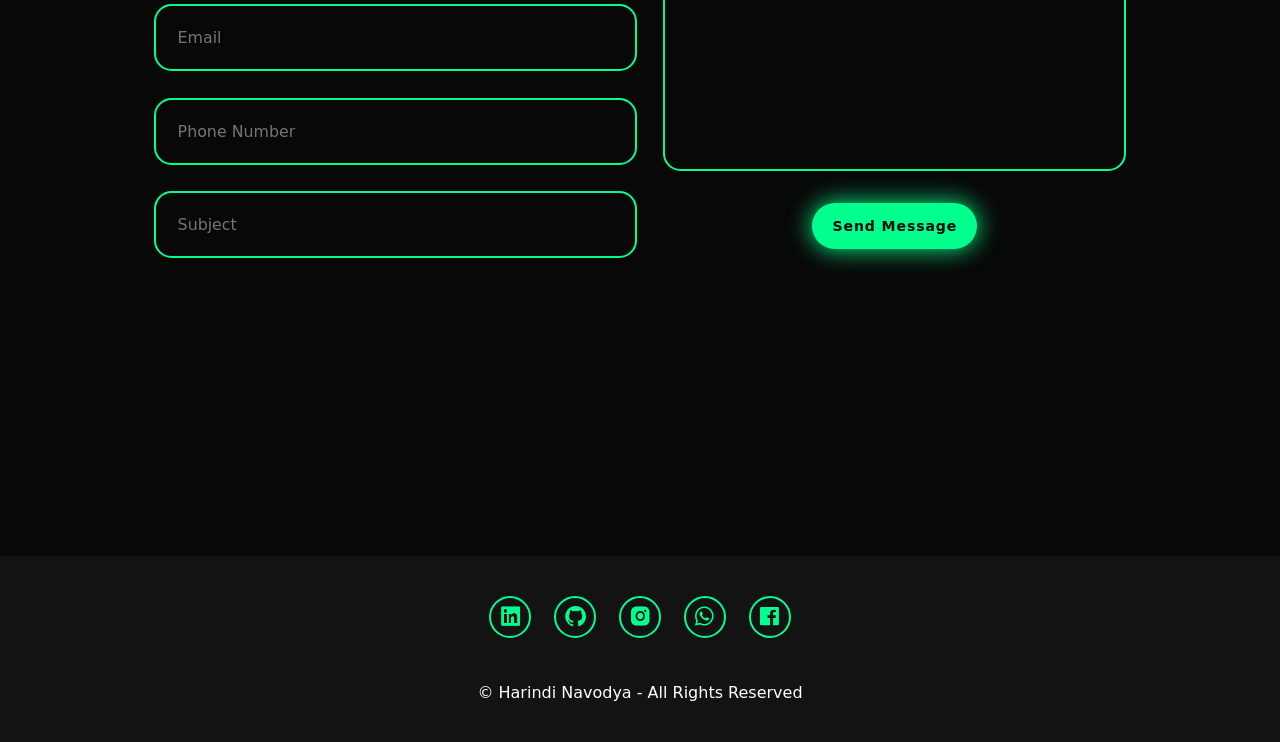
<file: ndex.html>
<!DOCTYPE html>
<html lang="en">

<head>
    <meta charset="UTF-8">
    <meta name="viewport" content="width=device-width, initial-scale=1.0">
    <link rel="stylesheet" href="style.css">
    <link href='https://unpkg.com/boxicons@2.1.4/css/boxicons.min.css' rel='stylesheet'>
    <title>Protfolio Website</title>
</head>

<body>

    <!-- Header Section -->

    <header class="header">
        <a href="#home" class="logo">Harindi
            <span>Navodya</span>
        </a>
        
        <i class='bx bx-menu' id="menu-icon"></i>

        <nav class="navbar">
            <a href="#home" class="">Home</a>
            <a href="#education" class="">Education</a>
            <a href="#services" class="">Services</a>
            <a href="#testimonials" class="">Projects</a>
            <a href="#contact" class="">Contact</a>
        </nav>
    </header>

    <!-- Home Section -->

    <section class="home" id="home">
        <div class="home-content">
            <h1>Hi, I'm <span>Harindi</span></h1>
            <h3 class="text-animation">I'm a <span></span></h3>
            <p>I am an enthusiastic undergraduate student pursuing a degree in Software Engineering. With a passion for coding and problem-solving. I am constantly expanding my knowledge and skills in this exciting field.</p>

            <div class="social-icons">
                <a href="
                https://www.linkedin.com/in/harindi-navodya-b838a6252/
                "><i class='bx bxl-linkedin-square'></i></a>
                <a href="https://github.com/HarindiNavodya"><i class='bx bxl-github'></i></a>
                <a href="#"><i class='bx bxl-instagram-alt'></i></a>
                <a href="https://Wa.me/+94771518542"><i class='bx bxl-whatsapp'></i></a>
                <a href="https://www.facebook.com/profile.php?id=100090031375258&mibextid=LQQJ4d"><i class='bx bxl-facebook-square'></i></a>
            </div>

            <div class="btn-group">
                <a href="my resume (new).pdf" class="btn">Download CV</a>
                <a href="mailto:harindi.20220541@iit.ac.lk" class="btn">Contact</a>
            </div>
        </div>
        <div class="home-img">
            <img src="file1.png" alt="Profile">
        </div>
    </section>

    <!-- Education Section -->

    <section id="education" class="education">
        <h2 class="heading">Education</h2>
        <div class="timeline-items">
            <div class="timeline-item">
                <div class="timeline-dot"></div>
                <div class="timeline-date">2018</div>
                <div class="timeline-content">
                    <h3>GCE O/L - Sujatha Vidyalaya Matara</h3>
                    <p>During my O/L education, I successfully completed my O/Ls while also gaining a range of valuable skills that have contribute to my personal and academic growth.</p>
                </div>
            </div>

            <div class="timeline-item">
                <div class="timeline-dot"></div>
                <div class="timeline-date">2019 - 2021</div>
                <div class="timeline-content">
                    <h3>GCE A/L - Sujatha Vidyalaya Matara</h3>
                    <p>I successfully completed my A/Ls, gaining valuable knowledge and skills while owning a strong academic foundation for future achievements.</p>
                </div>
            </div>

            <div class="timeline-item">
                <div class="timeline-dot"></div>
                <div class="timeline-date">2022 Feb - 2022 August</div>
                <div class="timeline-content">
                    <h3>Diploma in IT - ICBT Campus</h3>
                    <p>I have successfully completed an Information Technology diploma program, gaining valuable skills for successin the IT industry.</p>
                </div>
            </div>

            <div class="timeline-item">
                <div class="timeline-dot"></div>
                <div class="timeline-date">2022 Feb - 2022 August</div>
                <div class="timeline-content">
                    <h3>Diploma in English - ICBT Campus</h3>
                    <p>I have successfully completed a comprehensive English diploma, equipping me with strong language skills and effective communication abilities to excel in diverse professional environments.</p>
                </div>
            </div>

            <div class="timeline-item">
                <div class="timeline-dot"></div>
                <div class="timeline-date">2022 Sep - Present</div>
                <div class="timeline-content">
                    <h3>University of Informatics Institute of Technology</h3>
                    <p>I am an enthusiastic undergraduate software engineer student, dedicated to expanding my knowledge and skills in the dynamic field of software development.</p>
                </div>
            </div>

        </div>
    </section>

    <!-- Services Section -->

    <section id="services" class="services">
        <h2 class="heading">Services</h2>
        <div class="services-container">
            <div class="service-box">
                <div class="service-info">
                    <h4>UI Design</h4>
                    <p>Lorem ipsum dolor sit amet consectetur adipisicing elit. Dolorum magni sunt voluptates pariatur cumque. Alias dolor beatae molestias iure cum.
                </div>
            </div>
            <div class="service-box">
                <div class="service-info">
                    <h4>Frontend Development</h4>
                    <p>Lorem ipsum dolor sit amet consectetur adipisicing elit. Dolorum magni sunt voluptates pariatur cumque. Alias dolor beatae molestias iure cum.
                </div>
            </div>
            <div class="service-box">
                <div class="service-info">
                    <h4>Backend Development</h4>
                    <p>Lorem ipsum dolor sit amet consectetur adipisicing elit. Dolorum magni sunt voluptates pariatur cumque. Alias dolor beatae molestias iure cum.
                </div>
            </div>
            <div class="service-box">
                <div class="service-info">
                    <h4>Blockchain Development</h4>
                    <p>Lorem ipsum dolor sit amet consectetur adipisicing elit. Dolorum magni sunt voluptates pariatur cumque. Alias dolor beatae molestias iure cum.</p>
                </div>
            </div>
        </div>
    </section>

    <!-- Testimonials Section -->

<section id="testimonials" class="testimonials">
        <div class="testimonials-box">
            <h2 class="heading">Projects</h2>

            <div class="wrapper">
                <div class="testimonial-item">
                    <a href="https://github.com/Harindi-Navodya/HN_Portfolio.io">
                    <img src="img/4.png" alt=""></a>
                    <h2>Business counseling application with simple chatbot</h2>
                    <!--<div class="rating">
                        <i class='bx bxs-star' id="star"></i>
                        <i class='bx bxs-star' id="star"></i>
                        <i class='bx bxs-star' id="star"></i>
                        <i class='bx bxs-star' id="star"></i>
                        <i class='bx bxs-star' id="star"></i>
                    </div>-->
                    <p>Implemented a mobile application for new business starters and existing business owners to improve their businesses bygetting advice from chatbot and book an appointment for acounselor. This project enhancing my teamwork, problem-solving, and project management skills. Frontend wasdeveloped using flutter. Utilized: Flutter, Firebase, Dialogflow.</p>
                </div>

                <div class="testimonial-item">
                    <a href="https://github.com/Harindi-Navodya/HN_Portfolio.io">
                    <img src="img/5.png" alt=""></a>
                    <h2>To Do App</h2>
                    
                    <p>Implemented a mobile application for list down works that have to do in the whole day. By using this app users can do their works without missing out. Utilized: Flutter.</p>
                </div>

                <div class="testimonial-item">
                    <a href="https://github.com/Harindi-Navodya/HN_Portfolio.io">
                    <img src="img/3.jpg" alt=""></a>
                    <h2>Online Shopping Management System</h2>
                   
                    <p>Implemented a online shopping management system with GUI. Utilized: JAVA, Swing.</p>
                </div>
            </div>

            <div class="wrapper">
                <div class="testimonial-item">
                    <a href="https://github.com/HarindiNavodya/Tourism_website">
                    <img src="img/10.png" alt=""></a>
                    <h2>Web application for Tourism</h2>
                    <p>Implemented a web application for tourism in Sri Lanaka. Utilized: HTML, CSS, JavaScript.</p>
                </div>

                <div class="testimonial-item">
                    <a href="https://github.com/Harindi-Navodya/HN_Portfolio.io"></a>
                    <img src="img/7.png" alt=""></a>
                    <h2>Theater Booking Management System</h2>
                    
                    <p>Developed a theater booking system project, improving my javaprogramming abilities.</p>
                </div>

                <div class="testimonial-item">
                    <a href="https://github.com/HarindiNavodya/Students-Progress-Predicting-System"></a>
                    <img src="img/6.png" alt=""></a>
                    <h2>Students' Progress Predicting System</h2>
                    
                    <p>Implemented a system for predicting students' progress. Utilized: Python</p>
                </div>
            </div>

            <div class="wrapper">
                <div class="testimonial-item">
                    <a href="https://github.com/Harindi-Navodya/HN_Portfolio.io">
                    <img src="img/8.png" alt=""></a>
                    <h2>UI Design - Portfolio Website</h2>
                    <p>Implemented a web application for tourism in Sri Lanaka. Utilized: HTML, CSS, JavaScript.</p>
                </div>

                <div class="testimonial-item">
                    <a href="https://github.com/Harindi-Navodya/HN_Portfolio.io"></a>
                    <img src="img/9.png" alt=""></a>
                    <h2>UI Design - TO-DO App</h2>
                    
                    <p>Developed a theater booking system project, improving my javaprogramming abilities.</p>
                </div>

                <div class="testimonial-item">
                    <a href="https://github.com/Harindi-Navodya/HN_Portfolio.io"></a>
                    <img src="img/6.png" alt=""></a>
                    <h2>Students' Progress Predicting System</h2>
                    
                    <p>Implemented a system for predicting students' progress. Utilized: Python</p>
                </div>
            </div>
        </div>
    </section>
    

    <section class="down-box" id="skills">

        <div class="main-text">
            <h2 class="heading">Skills</h2>
            
        </div><br>
        <div class="contactSkills">
            <div class="skills">
                <div class="container">
                    <div class="skillBox">
                        <div class="main-text">
                            <h2 class="headings" style="text-align: center;font-size: 25px;" >Coding Skills</h2>
                            
                        </div><br>
                        <div class="skill-wrap">
                            <div class="skill">
                                <div class="outer-circle" style="box-shadow: rgb(255, 255, 3)3px 3px 6px 0px inset,
                                rgba(255, 230, 3, 0.5)-3px -3px 6px 1px inset;">
                                    <img src="img/javascript.png" alt="html" width="75px" height="75px">
                                    <!--<div class="inner-circle">
                                        <svg xmlns="http://www.w3.org/2000/svg" version="1.1" width="180px" height="180px">
                                            <defs>
                                                <linearGradient id="GradientColor">
                                                <stop offset="0%" stop-color="#e91e63" />
                                                <stop offset="100%" stop-color="#673ab7" />
                                                </linearGradient>
                                            </defs>
                                                <circle cx="85" cy="85" r="75" stroke-linecap="round" />
                                       </svg>
                                       <h2 class="counter">
                                        <span data-target="89">0</span>%
                                       </h2>
                                    </div>-->
                                </div>
                                <div class="sk-title" style="font-size: medium;">
                                    JavaScript
                                </div>
                            </div>

                            <div class="skill">
                                <div class="outer-circle" >
                                    <img src="img/html.png" alt="html" width="75px" height="75px">
                                    
                                    <!--<div class="inner-circle">
                                        <svg xmlns="http://www.w3.org/2000/svg" version="1.1" width="180px" height="180px">
                                            <defs>
                                                <linearGradient id="GradientColor">
                                                <stop offset="0%" stop-color="#e91e63" />
                                                <stop offset="100%" stop-color="#673ab7" />
                                                </linearGradient>
                                            </defs>
                                                <circle cx="85" cy="85" r="75" stroke-linecap="round" />
                                       </svg>
                                       <h2 class="counter">
                                        <span data-target="47">0</span>%
                                       </h2>
                                    </div>-->
                                </div>
                                <div class="sk-title">
                                    HTML
                                </div>
                            </div>


                            <div class="skill">
                                <div class="outer-circle" style="box-shadow: rgb(3, 175, 255)3px 3px 6px 0px inset,
                                rgba(3, 192, 255, 0.5)-3px -3px 6px 1px inset;">
                                    <img src="img/css.png" alt="html" width="75px" height="75px">
                                    
                                </div>
                                <div class="sk-title">
                                    CSS
                                </div>
                            </div>


                            <div class="skill">
                                <div class="outer-circle" style="box-shadow: rgb(3, 175, 255)3px 3px 6px 0px inset,
                                rgba(3, 192, 255, 0.5)-3px -3px 6px 1px inset;">
                                    <img src="img/css.png" alt="html" width="75px" height="75px">
                                    
                                </div>
                                <div class="sk-title">
                                    React
                                </div>
                            </div>

                            <div class="skill">
                                <div class="outer-circle" style="box-shadow: rgb(3, 175, 255)3px 3px 6px 0px inset,
                                rgba(3, 192, 255, 0.5)-3px -3px 6px 1px inset;">
                                    <img src="img/css.png" alt="html" width="75px" height="75px">
                                    
                                </div>
                                <div class="sk-title">
                                    Java
                                </div>
                            </div>

                            <div class="skill">
                                <div class="outer-circle" style="box-shadow: rgb(3, 175, 255)3px 3px 6px 0px inset,
                                rgba(3, 192, 255, 0.5)-3px -3px 6px 1px inset;">
                                    <img src="img/css.png" alt="html" width="75px" height="75px">
                                    
                                </div>
                                <div class="sk-title">
                                    Flutter
                                </div>
                            </div>
                        </div>
                        <!--<div class="skills-box">
                            <div class="skills-content">
                                <div class="content1">
                                    <div class="container1" style="box-shadow: 2px 2px 5px rgb(255, 81, 0);">
                                        <img src="img/html.png" alt="html" width="100px" height="100px">
                                        <p>HTML</p>
                                    </div>
                                    <div class="container1" style="box-shadow: 2px 2px 5px rgb(0, 145, 255);">
                                        <img src="img/css.png" alt="html" width="100px" height="100px">
                                        <p>CSS</p>
                                    </div>
                                    <div class="container2">
                                        <img src="img/javascript.png" alt="html" width="100px" height="100px">
                                        <p>Javascript</p>
                                    </div>
                                </div>

                                <div class="content1">
                                    <div class="container1" style="box-shadow: 2px 2px 5px rgb(51, 255, 0);">
                                        <img src="img/Figma.png" alt="html" width="100px" height="100px">
                                        <p>Figma</p>
                                    </div>
                                    <div class="container1">
                                        <img src="img/html.png" alt="html" width="100px" height="100px">
                                        <p>Python</p>
                                    </div>
                                    <div class="container1">
                                        <img src="img/html.png" alt="html" width="100px" height="100px">
                                        <p>PHP</p>
                                    </div>
                                </div>
                            </div>
                        </div>-->
                    </div>
                </div>
            </div>
            <!--<div class="skills">
                <div class="container">
                    <div class="skillBox">
                        <div class="skills-column">
                            <div class="main-text">
                            <h2 class="heading">Professional Skills</h2>
                            <span>Let Me Help you</span>
                            </div>
                            <div class="skills-box">
                                <div class="skills-content">
                                    <div class="progress">
                                        <h3 style="font-size: 1rem;font-weight: 500;">HTML <span>90%</span></h3>
                                        <div class="bar"><span></span></div>

                                    </div>

                                    <div class="progress">
                                        <h3 style="font-size: 1rem;font-weight: 500;">CSS <span>80%</span></h3>
                                        <div class="bar"><span></span></div>

                                    </div>

                                    <div class="progress">
                                        <h3 style="font-size: 1rem;font-weight: 500;">JavaScript <span>50%</span></h3>
                                        <div class="bar"><span></span></div>

                                    </div>

                                    <div class="progress">
                                        <h3 style="font-size: 1rem;font-weight: 500;">Python <span>80%</span></h3>
                                        <div class="bar"><span></span></div>

                                    </div>

                                    

                                </div>

                            </div>
                        
                        </div>
                    </div>
                </div>
            </div>-->
            <div class="skills">
                <div class="container">
                    <div class="skillBox">
                        <div class="main-text">
                            <h2 class="headings" style="text-align: center;font-size: 25px;">Professional Skills</h2>
                            
                        </div>
                        <div class="skill-wrap">
                            <div class="skill">
                                <div class="outer-circle">
                                    <div class="inner-circle">
                                        <svg xmlns="http://www.w3.org/2000/svg" version="1.1" width="180px" height="180px">
                                            <defs>
                                                <linearGradient id="GradientColor">
                                                <stop offset="0%" stop-color="#e91e63" />
                                                <stop offset="100%" stop-color="#673ab7" />
                                                </linearGradient>
                                            </defs>
                                                <circle cx="85" cy="85" r="75" stroke-linecap="round" />
                                       </svg>
                                       <h2 class="counter">
                                        <span data-target="56">0</span>%
                                       </h2>
                                    </div>
                                </div>
                                <div class="sk-title">
                                    HTML
                                </div>
                            </div>

                            <div class="skill">
                                <div class="outer-circle">
                                    <div class="inner-circle">
                                        <svg xmlns="http://www.w3.org/2000/svg" version="1.1" width="180px" height="180px">
                                            <defs>
                                                <linearGradient id="GradientColor">
                                                <stop offset="0%" stop-color="#e91e63" />
                                                <stop offset="100%" stop-color="#673ab7" />
                                                </linearGradient>
                                            </defs>
                                                <circle cx="85" cy="85" r="75" stroke-linecap="round" />
                                       </svg>
                                       <h2 class="counter">
                                        <span data-target="47">0</span>%
                                       </h2>
                                    </div>
                                </div>
                                <div class="sk-title">
                                    CSS
                                </div>
                            </div>


                            <div class="skill">
                                <div class="outer-circle">
                                    <div class="inner-circle">
                                        <svg xmlns="http://www.w3.org/2000/svg" version="1.1" width="180px" height="180px">
                                            <defs>
                                                <linearGradient id="GradientColor">
                                                <stop offset="0%" stop-color="#e91e63" />
                                                <stop offset="100%" stop-color="#673ab7" />
                                                </linearGradient>
                                            </defs>
                                                <circle cx="85" cy="85" r="75" stroke-linecap="round" />
                                       </svg>
                                       <h2 class="counter">
                                        <span data-target="56">0</span>%
                                       </h2>
                                    </div>
                                </div>
                                <div class="sk-title">
                                    JavaScript
                                </div>
                            </div>


                            <div class="skill">
                                <div class="outer-circle">
                                    <div class="inner-circle">
                                        <svg xmlns="http://www.w3.org/2000/svg" version="1.1" width="180px" height="180px">
                                            <defs>
                                                <linearGradient id="GradientColor">
                                                <stop offset="0%" stop-color="#e91e63" />
                                                <stop offset="100%" stop-color="#673ab7" />
                                                </linearGradient>
                                            </defs>
                                                <circle cx="85" cy="85" r="75" stroke-linecap="round" />
                                       </svg>
                                       <h2 class="counter">
                                        <span data-target="19">0</span>%
                                       </h2>
                                    </div>
                                </div>
                                <div class="sk-title">
                                    React
                                </div>
                            </div>

                            <div class="skill">
                                <div class="outer-circle">
                                    <div class="inner-circle">
                                        <svg xmlns="http://www.w3.org/2000/svg" version="1.1" width="180px" height="180px">
                                            <defs>
                                                <linearGradient id="GradientColor">
                                                <stop offset="0%" stop-color="#e91e63" />
                                                <stop offset="100%" stop-color="#673ab7" />
                                                </linearGradient>
                                            </defs>
                                                <circle cx="85" cy="85" r="75" stroke-linecap="round" />
                                       </svg>
                                       <h2 class="counter">
                                        <span data-target="56">0</span>%
                                       </h2>
                                    </div>
                                </div>
                                <div class="sk-title">
                                    Java
                                </div>
                            </div>

                            <div class="skill">
                                <div class="outer-circle">
                                    <div class="inner-circle">
                                        <svg xmlns="http://www.w3.org/2000/svg" version="1.1" width="180px" height="180px">
                                            <defs>
                                                <linearGradient id="GradientColor">
                                                <stop offset="0%" stop-color="#e91e63" />
                                                <stop offset="100%" stop-color="#673ab7" />
                                                </linearGradient>
                                            </defs>
                                                <circle cx="85" cy="85" r="75" stroke-linecap="round" />
                                       </svg>
                                       <h2 class="counter">
                                        <span data-target="56">0</span>%
                                       </h2>
                                    </div>
                                </div>
                                <div class="sk-title">
                                    Flutter
                                </div>
                            </div>
                        </div>
                    </div>
                </div>
            </div>
        </div>
    </section>

    <!-- Contact Section -->

    <section id="contact" class="contact">
        <h2 class="heading">Contact <span>Me</span></h2>
        <form action="">
            <div class="input-group">
                <div class="input-box">
                    <input type="text" placeholder="Full Name">
                    <input type="email" placeholder="Email">
                </div>

                <div class="input-box">
                    <input type="number" placeholder="Phone Number">
                    <input type="text" placeholder="Subject">
                </div>
            </div>

            <div class="input-group-2">
                <textarea name="" id="" cols="30" rows="10" placeholder="Your Message"></textarea>
                <input type="submit" value="Send Message" class="btn">
            </div>
        </form>
    </section>

    <!-- Footer Section -->

    <footer class="footer">
        <div class="social">
            <a href="https://www.linkedin.com/in/harindi-navodya-b838a6252/"><i class='bx bxl-linkedin-square'></i></a>
            <a href="https://github.com/HarindiNavodya"><i class='bx bxl-github'></i></a>
            <a href="#"><i class='bx bxl-instagram-alt'></i></a>
            <a href="https://Wa.me/+94771518542"><i class='bx bxl-whatsapp'></i></a>
            <a href="https://www.facebook.com/profile.php?id=100090031375258&mibextid=LQQJ4d"><i class='bx bxl-facebook-square'></i></a>
        </div>

        <p class="copyright">
            © Harindi Navodya - All Rights Reserved
        </p>
    </footer>

    <script src="script.js"></script>
</body>

</html>
</file>
<file: style.css>
* {
    margin: 0;
    padding: 0;
    box-sizing: border-box;
    text-decoration: none;
    border: none;
    outline: none;
    scroll-behavior: smooth;
    font-family: system-ui, -apple-system, BlinkMacSystemFont, 'Segoe UI', Roboto, Oxygen, Ubuntu, Cantarell, 'Open Sans', 'Helvetica Neue', sans-serif;
}
:root {
    --bg-color: #080808;
    --second-bg-color: #131313;
    --text-color: #fff;
    --main-color: #00ff8c;
}

html{
    font-size: 60%;
    overflow-x: hidden;
}
body{
    background: var(--bg-color);
    color: var(--text-color);
}


/* Scrollbar */

::-webkit-scrollbar{
    width: 15px;
}
::-webkit-scrollbar-thumb{
    background-color: var(--main-color);
}
::-webkit-scrollbar-thumb{
    background-color: var(--main-color);
    width: 50px;
}

/* ******************Header Section********************* */

.header{
    position: fixed;
    top: 0;
    left: 0;
    width: 100%;
    padding: 4rem 12% 4rem;
    background: rgba(0, 0, 0, 0.3);
    backdrop-filter: blur(10px);
    display: flex;
    justify-content: space-between;
    align-items: center;
    z-index: 5;
}
.logo{
    font-size: 3rem;
    color: var(--text-color);
    font-weight: 800;
    cursor: pointer;
    transition: 0.3s ease;
}
.logo:hover{
    transform: scale(1.1);
}
.logo span{
    text-shadow: 0 0 25px var(--main-color);
}
.navbar a{
    font-size: 1.8rem;
    color: var(--text-color);
    margin-left: 4rem;
    font-weight: 500;
    transition: 0.3s ease;
    border-bottom: 3px solid transparent;
}
.navbar a:hover,
.navbar a.active{
    color: var(--main-color);
    border-bottom: 3px solid var(--main-color);
}
#menu-icon{
    font-size: 3.6rem;
    color: var(--main-color);
    display: none;
}

/* ******************Home Section********************* */

section{
    min-height: 100vh;
    padding: 10rem 12% 10rem;
}
.home{
    display: flex;
    align-items: center;
    justify-content: center;
    gap: 15rem;
}
.home-content{
    display: flex;
    flex-direction: column;
    align-items: center;
    text-align: left;
    justify-content: center;
    margin-top: 3rem;
}
span{
    color: var(--main-color);
}
.logo span{
    color: var(--main-color);
}
.home-content h3{
    margin-bottom: 2.5rem;
    margin-top: 1.5rem;
    font-size: 3rem;
}
.home-content h1{
    font-size: 6rem;
    font-weight: 700;
    margin-top: 1.5rem;
    line-height: 1;
}
.home-img{
    border-radius: 50%;
}
.home-img img{
    position: relative;
    top: 3rem;
    width: 28vw;
    border-radius: 50%;
    box-shadow: 0 0 25px var(--main-color);
    cursor: pointer;
    transition: 0.4s ease-in-out;
}
.home-img img:hover{
    box-shadow: 0 0 25px var(--main-color),
                0 0 35px var(--main-color),
                0 0 55px var(--main-color);
}
.home-content p{
    font-size: 1.5rem;
    font-weight: 500;
    line-height: 1.8;
    max-width: 1000px;
    margin-left: 40px;
}
.social-icons a{
    display: inline-flex;
    justify-content: center;
    align-items: center;
    width: 4.5rem;
    height: 4.5rem;
    background: transparent;
    border: 2px solid var(--main-color);
    font-size: 2.5rem;
    border-radius: 50%;
    color: var(--main-color);
    margin: 3rem 1.5rem 3rem 0;
    transition: 0.3s ease-in-out;
}
.social-icons a:hover{
    color: var(--text-color);
    transform: scale(1.3)translateY(-5px);
    box-shadow: 0 0 25px var(--main-color);
    background-color: var(--main-color);
}
.btn{
    display: inline-block;
    padding: 1rem 2.8rem;
    background: var(--main-color);
    box-shadow: 0 0 25px var(--main-color);
    border-radius: 4rem;
    font-size: 1.6rem;
    color: #080808;
    border: 2px solid transparent;
    letter-spacing: 0.1rem;
    font-weight: 600;
    transition: 0.3s ease-in-out;
    cursor: pointer;
}
.btn:hover{
    transform: scale(1.05);
    box-shadow: 0 0 40px var(--main-color);
}
.btn-group{
    display: flex;
    align-items: center;
    gap: 1.5rem;
}
.btn-group a:nth-of-type(2){
    background-color: #080808;
    color: var(--main-color);
    border: 2px solid var(--main-color);
    box-shadow: 0 0 25px transparent;
}
.btn-group a:nth-of-type(2):hover{
    box-shadow: 0 0 25px var(--main-color);
    background-color: var(--main-color);
    color: #080808;
}
.text-animation{
    font-size: 34px;
    font-weight: 600;
    min-width: 280px;
}
.text-animation span{
    position: relative;
}
.text-animation span:before{
    content: "Web Developer";
    color: var(--main-color);
    animation: words 20s infinite;
}
.text-animation span:after{
    content: "";
    background-color: var(--bg-color);
    position: absolute;
    width: calc(100% + 8px);
    height: 100%;
    border-left: 3px solid var(--bg-color);
    right: -8px;
    animation: cursor 0.6s infinite, typing 20s steps(14) infinite;
}
@keyframes cursor {
    to{
        border-left: 2px solid var(--main-color);
    }
}
@keyframes words {
    0%,
    20%{
        content: "SE Undergraduate";
    }
    21%,
    40%{
        content: "SE Undergraduate";
    }
    41%,
    60%{
        content: "SE Undergraduate";
    }
    61%,
    80%{
        content: "SE Undergraduate";
    }
    81%,
    100%{
        content: "SE Undergraduate";
    }
}
@keyframes typing {
    10%,
    15%,
    30%,
    35%,
    50%,
    55%,
    70%,
    75%,
    90%,
    95%{
        width: 0;
    }
    5%,
    20%,
    25%,
    40%,
    45%,
    60%,
    65%,
    80%,
    85%{
        width: calc(100% + 8px);
    }
}

/* ******************Education Section********************* */

.heading{
    font-size: 6.5rem;
    text-align: center;
    margin: 5rem 0;
}
.education{
    padding: 100px 15px;
    background: var(--second-bg-color);
}
.education h2 {
    margin-bottom: 5rem;
}
.timeline-items{
    max-width: 1200px;
    margin: auto;
    display: flex;
    flex-wrap: wrap;
    position: relative;
}
.timeline-items::before{
    content: "";
    position: absolute;
    width: 5px;
    height: 100%;
    background-color: var(--main-color);
    left: calc(50% - 1px);
}
.timeline-item{
    margin-bottom: 40px;
    width: 100%;
    position: relative;
}
.timeline-item:last-child{
    margin-bottom: 0;
}
.timeline-item:nth-child(odd){
    padding-right: calc(50% + 30px);
    text-align: right;
}
.timeline-item:nth-child(even){
    padding-left: calc(50% + 30px);
}
.timeline-dot{
    height: 21px;
    width: 21px;
    background-color: var(--main-color);
    box-shadow: 0 0 25px var(--main-color),
                0 0 50px var(--main-color);
    position: absolute;
    left: calc(50% - 8.9px);
    border-radius: 50%;
    top: 10px;
}
.timeline-date{
    font-size: 20px;
    font-weight: 800;
    color: #fff;
    margin: 6px 0 15px;
}
.timeline-content{
    background-color: var(--bg-color);
    border: 3px solid var(--main-color);
    padding: 30px 50px;
    border-radius: 4rem;
    box-shadow: 0 0 10px var(--main-color);
    cursor: pointer;
    transition: 0.3s ease-in-out;
}
.timeline-content:hover{
    transform: scale(1.05);
    box-shadow: 0 0 25px var(--main-color);
}
.timeline-content h3{
    font-size: 20px;
    color: #fff;
    margin: 0 0 10px;
    font-weight: 500;
}
.timeline-content p{
    color: #fff;
    font-size: 13px;
    font-weight: 300;
    line-height: 17px;
}

/* ******************Services Section********************* */

.services{
    background: var(--bg-color);
    color: #080808;
}
.services h2{
    margin-bottom: 5rem;
    color: #fff;
}
.services-container{
    display: grid;
    grid-template-columns: repeat(2,1fr);
    align-items: center;
    gap: 2.5rem;
}
.service-box{
    background-color: var(--main-color);
    height: 300px;
    border-radius: 3rem;
    border: 5px solid transparent;
    cursor: pointer;
    transition: 0.4s ease-in-out;
}
.service-box:hover{
    background: #fff;
    color: #131313;
    border: 5px solid var(--main-color);
    transform: scale(1.03);
}
.service-box .service-info{
    display: flex;
    flex-direction: column;
    text-align: left;
    min-height: 200px;
    justify-content: left;
    padding: 5rem 5rem;
}
.service-info h4{
    font-size: 3.2rem;
    font-weight: 800;
    line-height: 1.2;
    padding-bottom: 1.2rem;
}
.service-info p{
    font-size: 1.6rem;
    font-weight: 600;
    max-height: 100px;
    line-height: 1.7;
    margin: auto;
}

/* ******************Testimonials Section********************* */

.testimonials{
    background: var(--bg-color);
    
    
}
.testimonials-box{
    background-size: cover;
    display: flex;
    align-items: center;
    justify-content: center;
    flex-direction: column;
}
.testimonials .heading{
    margin-bottom: 5rem;
}
.testimonials-box img{
    width: 200px;
    
    /*border-radius: 50%;*/
    /*border: 3px solid var(--main-color);
    box-shadow: 0 0 25px var(--main-color);*/
}
.wrapper{
    display: grid;
    grid-template-columns: repeat(3,1fr);
    gap: 3rem;
    display: grid;
    
    align-items: center;
    gap: 2rem;
    position: relative;
    z-index: 1;
    margin-bottom: 2rem;
}
.testimonial-item{
    min-height: 450px;
    max-width: 450px;
    background: #080808;
    border: 3px solid rgba(238, 238, 238, 0.3);
    border-radius: 2rem;
    margin: 0 2rem;
    padding: 30px 60px;
    cursor: pointer;
    display: flex;
    flex-direction: column;
    justify-content: center;
    align-items: center;
    gap: 1.5rem;
    color: #fff;
    transition: 0.4s ease-in-out;
}
.testimonial-item:hover{
    border: 3px solid var(--main-color);
    transform: translateY(-10px)scale(1.03);
    box-shadow: 0 0 50px var(--main-color);
}
.testimonial-item h2{
    font-size: 1.9rem;
}
.testimonial-item p{
    font-size: 1.3rem;
}
#star{
    color: gold;
    font-size: 2rem;
}

/* ******************Contact Section********************* */

.contact{
    background-color: var(--bg-color);
}
.contact h2{
    margin-bottom: 3rem;
    color: #fff;
}
.contact form{
    display: flex;
    align-items: center;
    justify-content: center;
    gap: 3rem;
    margin: 5rem auto;
    text-align: center;
}
.contact form .input-box{
    display: flex;
    justify-content: center;
    flex-wrap: wrap;
}
.contact form .input-box input,
.contact form textarea{
    width: 100%;
    padding: 2.5rem;
    font-size: 1.8rem;
    color: var(--text-color);
    background-color: var(--bg-color);
    border-radius: 2rem;
    border: 2px solid var(--main-color);
    margin: 1.5rem 0;
    resize: none;
}
.contact form .btn{
    margin-top: 2rem;
}

/* ******************Footer Section********************* */

.footer{
    position: relative;
    bottom: 0;
    width: 100%;
    padding: 40px 0;
    background-color: var(--second-bg-color);
}
.footer .social{
    text-align: center;
    padding-bottom: 25px;
    color: var(--main-color);
}
.footer .social a{
    font-size: 25px;
    color: var(--main-color);
    border: 2px solid var(--main-color);
    width: 42px;
    height: 42px;
    line-height: 42px;
    display: inline-block;
    text-align: center;
    border-radius: 50%;
    margin: 0 10px;
    transition: 0.3s ease-in-out;
}
.footer .social a:hover{
    transform: scale(1.2)translateY(-10px);
    background-color: var(--main-color);
    color: #131313;
    box-shadow: 0 0 25px var(--main-color);
}
.footer .copyright{
    margin-top: 20px;
    text-align: center;
    font-size: 16px;
    color: #fff;
}

/* *************Responsive Design Section***************** */

@media (max-width:1285px) {
    html{
        font-size: 55%;
    }
    .services-container{
        padding-bottom: 7rem;
        grid-template-columns: repeat(2,1fr);
        margin: 0 5rem;
    }
}
@media (max-width:991px) {
    header{
        padding: 2rem 3%;
    }
    section{
        padding: 10rem 3% 2rem;
    }
    .timeline-items::before{
        left: 7px;
    }
    .timeline-item:nth-child(odd){
        padding-right: 0;
        text-align: left;
    }
    .timeline-item:nth-child(odd),
    .timeline-item:nth-child(even){
        padding-left: 37px;
    }
    .timeline-dot{
        left: 0;
    }
    .services{
        padding-bottom: 7rem;
    }
    .testimonials .wrapper{
        grid-template-columns: repeat(1,1fr);
    }
    .contactSkills {
        flex-direction: column;
    }
    .contact form{
        flex-direction: column;
    }
    .footer{
        padding: 2rem 3%;
    }
}
@media (max-width:895px) {
    #menu-icon{
        display: block;
    }
    .navbar{
        position: absolute;
        top: 100%;
        right: 0;
        width: 50%;
        padding: 1rem 3%;
        background: rgba(0, 0, 0, 0.8);
        backdrop-filter: blur(20px);
        border-bottom-left-radius: 2rem;
        border-left: 2px solid var(--main-color);
        border-bottom: 2px solid var(--main-color);
        display: none;
        /* left: 0;
        width: 100%;
        padding: 1rem 3%;
        background: var(--bg-color);
        border-top: .1rem solid rgba(0, 0, 0, .2);
        box-shadow: 0 .5rem 1rem rgba(0, 0, 0, 0.2);
        display: none; */
    }
    .navbar.active{
        display: block;
    }
    .navbar a{
        display: block;
        font-size: 2rem;
        margin: 3rem 0;
        color: #fff;
    }
    .home{
        flex-direction: column-reverse;
        margin: 5rem 4rem;
    }
    .home-content h3{
        font-size: 2.5rem;
    }
    .home-content h1{
        font-size: 6rem;
        margin-top: 1rem;
    }
    .home-content p{
        max-width: 600px;
        margin: 0 auto;
    }
    .home-img img{
        width: 56vw;
    }
    .services h2{
        margin-bottom: 3rem;
    }
    .services-container{
        grid-template-columns: repeat(1,1fr);
    }
}
@media (max-width:426px) {
    .home-content h3{
        font-size: 2.5rem;
    }
    .home-content h1{
        font-size: 5rem;
        margin-top: 1rem;
    }
    .heading{
        font-size: 4rem;
        text-align: center;
        margin: 2rem 0;
    }
}

/* ==================== Contact section css code ============================ */



.contactSkills{
    display: flex;
    justify-content: space-between;
    gap: 2rem;
   
    
}


.contact-info,.skills{
    width: 100%;
    /*background: rgb(250, 250, 250);*/
    box-shadow: rgba(0, 255, 166, 0.852)0px 2px 4px;
    padding: 1rem;
    border-radius: 10px;
    border: 2px solid var(--main-color);
}


.contact-info input,
.contact-info form textarea{
    width: 100%;
}

.contact-info form input,
.contact-info form textarea{
    /* width: 100%; */
    padding: .8rem;
    border: 2px solid #e8e1e1;
    margin: .5rem 0;
    background: #e8f1f9;
    border-radius: 5px;
    outline: none;
    transition: .3s;
}

.contact-info form .input-box{
    display: flex;
    justify-content: space-between;
}

.input-box input{
    width: 49%;
}

form input:focus,form textarea:focus{
    filter: brightness(100%);
    background: #d2e9ff;
    border: 2px solid #f8caca;
}

form textarea{
    resize: none;
}

form .btn{
    padding: 15px 20px;
    cursor: pointer;
    border: none;
}


/* ==================== Skills section css code ============================ */

.down-box{
    background: var(--second-bg-color);
    
}

.skillBox{
    padding: 0 1rem 1rem;
}

.skillBox .main-text{
    margin-bottom: 1rem;
}

.skill-wrap{
    display: grid;
    grid-template-columns: repeat(auto-fit,minmax(150px , auto));
    justify-content: center;
    grid-gap: 2.5rem;
}

.skill{
    display: flex;
    flex-direction: column;
    align-items: center;
    justify-content: center;
}

.outer-circle{
    /*width: 170px;
    height: 170px;*/
    position: relative;
    /*margin-bottom: 1rem;*/
    /*padding: 20px;*/
    /*border-radius: 50%;
    box-shadow: rgba(50,50,93,0.25)0px 6px 12px -2px,
    rgba(0,0,0,0.3)0px 3px 7px -3px;*/
    display: flex;
    align-items: center;
    justify-content: center;
}

.inner-circle{
    margin-bottom: 0.8rem;
    width: 130px;
    height: 130px;
    border-radius: 50%;
    box-shadow: rgba(204,219,232)3px 3px 6px 0px inset,
    rgba(255,255,255,0.5)-3px -3px 6px 1px inset;
}

/*.outer-circle svg{
    position: absolute;
    top: 0;
    left: 0;
    width: 100%;
    height: 100%;
}*/

.outer-circle svg circle{
    fill: none;
    /*stroke-width: 15px;
    stroke: #7dbd1d;
    stroke-linecap: round;
    stroke-dasharray: 465;
    stroke-dashoffset: 464; */
}

.outer-circle h2.counter{
    position: absolute;
    top: 50%;
    left: 50%;
    transform: translate(-50%,-50%);
    z-index: 1;
    font-size: .9rem;
    font-weight: 400;
}

h2.counter span{
    font-size: 1.7rem;
}

.sk-title{
    font-size: 1rem;
    font-weight: 500;
}
/* ============================ professional skills ============================== */
.skills-content .progress{
    padding: 1rem 0;
}

.skills-content .progress h3{
    font-size: 1.5rem;
    display: flex;
    justify-content: space-between;
}

.skills-content .progress h3 span{
    color:#354903;
}

.skills-content .progress .bar{
    height: 2.2rem;
border-radius: .6rem;
border: .2rem solid #02ff63;
box-shadow: rgba(204,219,232)3px 3px 6px 0px inset,
    rgba(255,255,255,0.5)-3px -3px 6px 1px inset;
padding: .4rem;
margin: .3rem 0;

}

.skills-content .progress .bar span{
    display: block;
    height: 100%;
    border-radius: .3rem;
    background: #89b220;

}

.skills-column:nth-child(1) .skills-content .progress:nth-child(1) .bar span{
    width: 90%;
}

.skills-column:nth-child(1) .skills-content .progress:nth-child(2) .bar span{
    width: 80%;
}

.skills-column:nth-child(1) .skills-content .progress:nth-child(3) .bar span{
    width: 50%;
}

.skills-column:nth-child(1) .skills-content .progress:nth-child(4) .bar span{
    width: 80%;
}



.content1{
    display: flex;
  flex-wrap: wrap;
  gap: 40px;


}

.container1{ 
    
  gap: 20px;
  width: 100%;
    
    padding-bottom: 20px;
    padding: 20px;
   
    
    height: 180px;
    width: 150px;
   
  
  border: 1px solid #ccc;
  box-shadow: 2px 2px 5px rgba(0, 0, 0, 0.1);
  margin-bottom: 20px;
  display: grid;
  align-items: center;
  
}

.container2{
    gap: 20px;
  width: 100%;
    
    padding-bottom: 20px;
    padding: 20px;
   
    
    height: 180px;
    width: 150px;
   
  
  border: 1px solid #ccc;
  box-shadow: 2px 2px 5px rgb(255, 221, 0);
  margin-bottom: 20px;
  display: grid;
  align-items: center;
}



.container1 p{
    display: grid;
    margin-bottom: 0;
    padding-left: 30px;
}

.container2 p{
    display: grid;
    margin-bottom: 0;
    padding-left: 8px;
}
</file>
